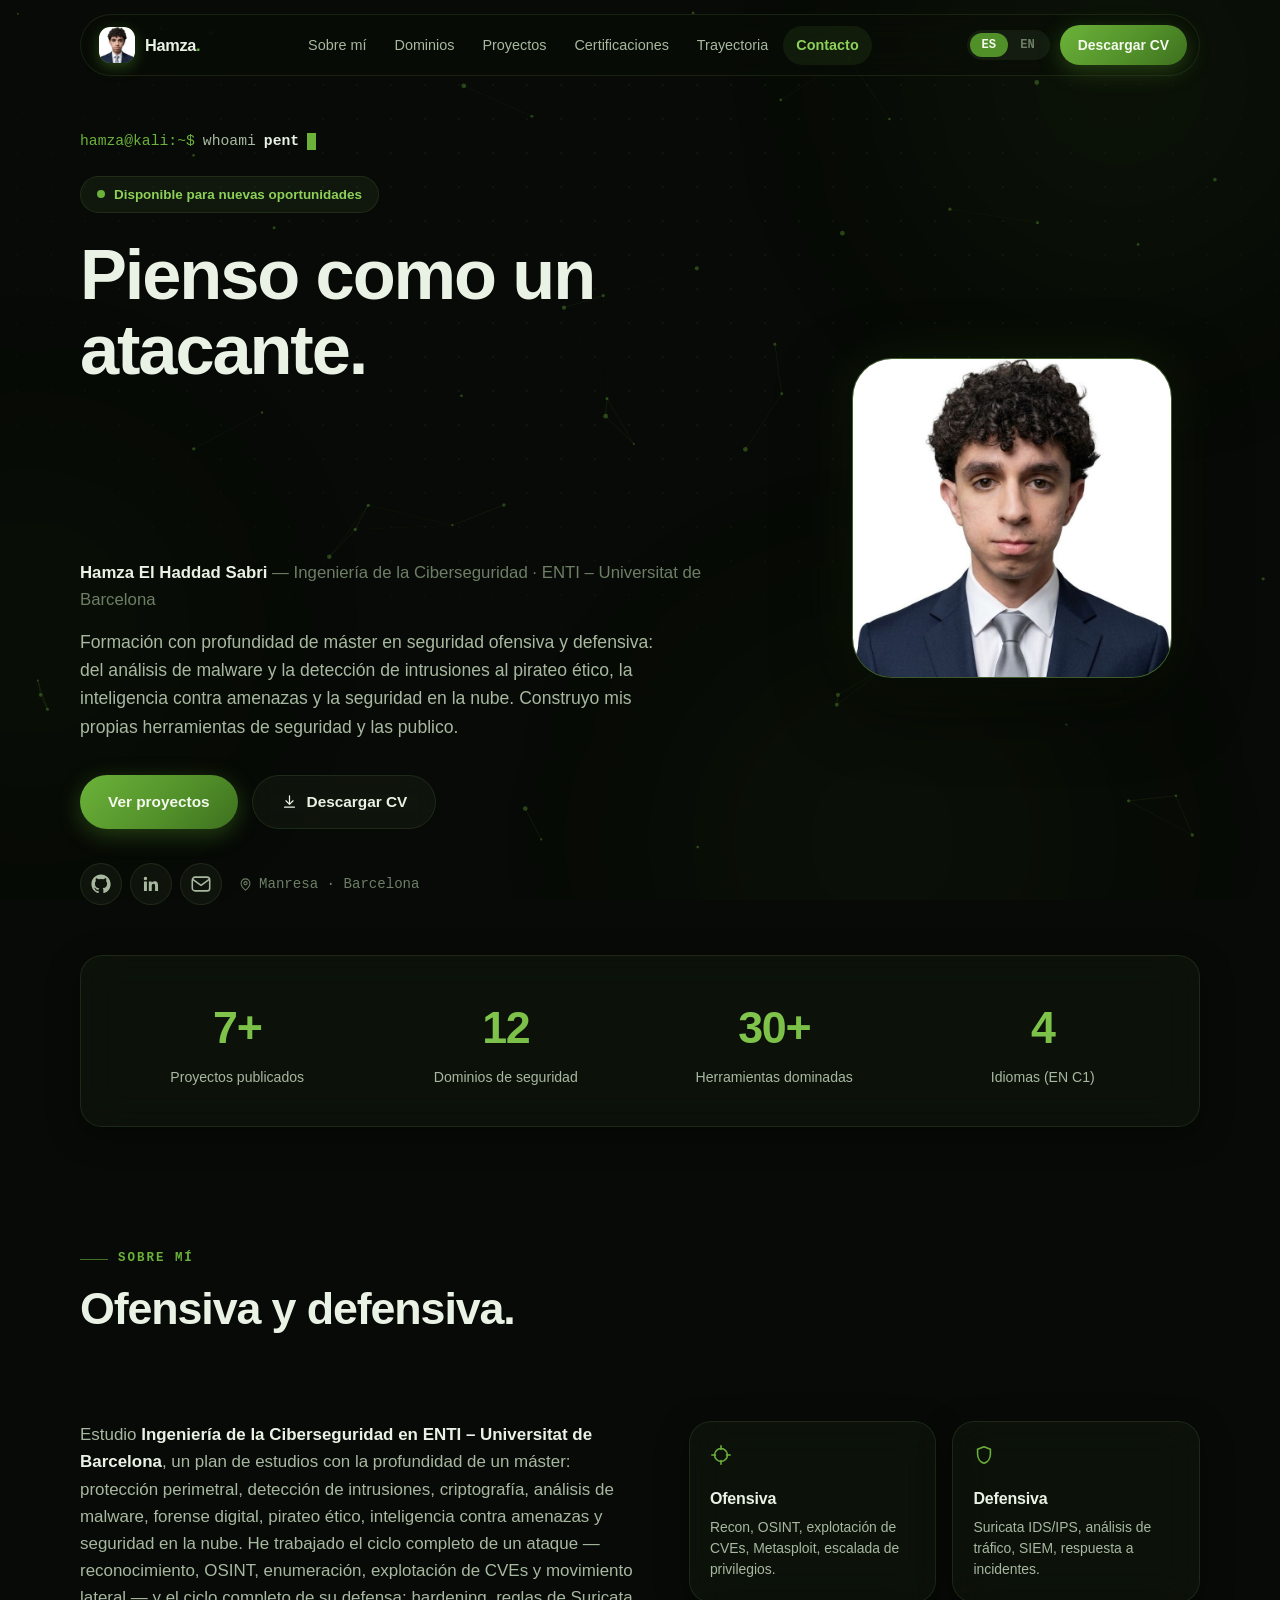
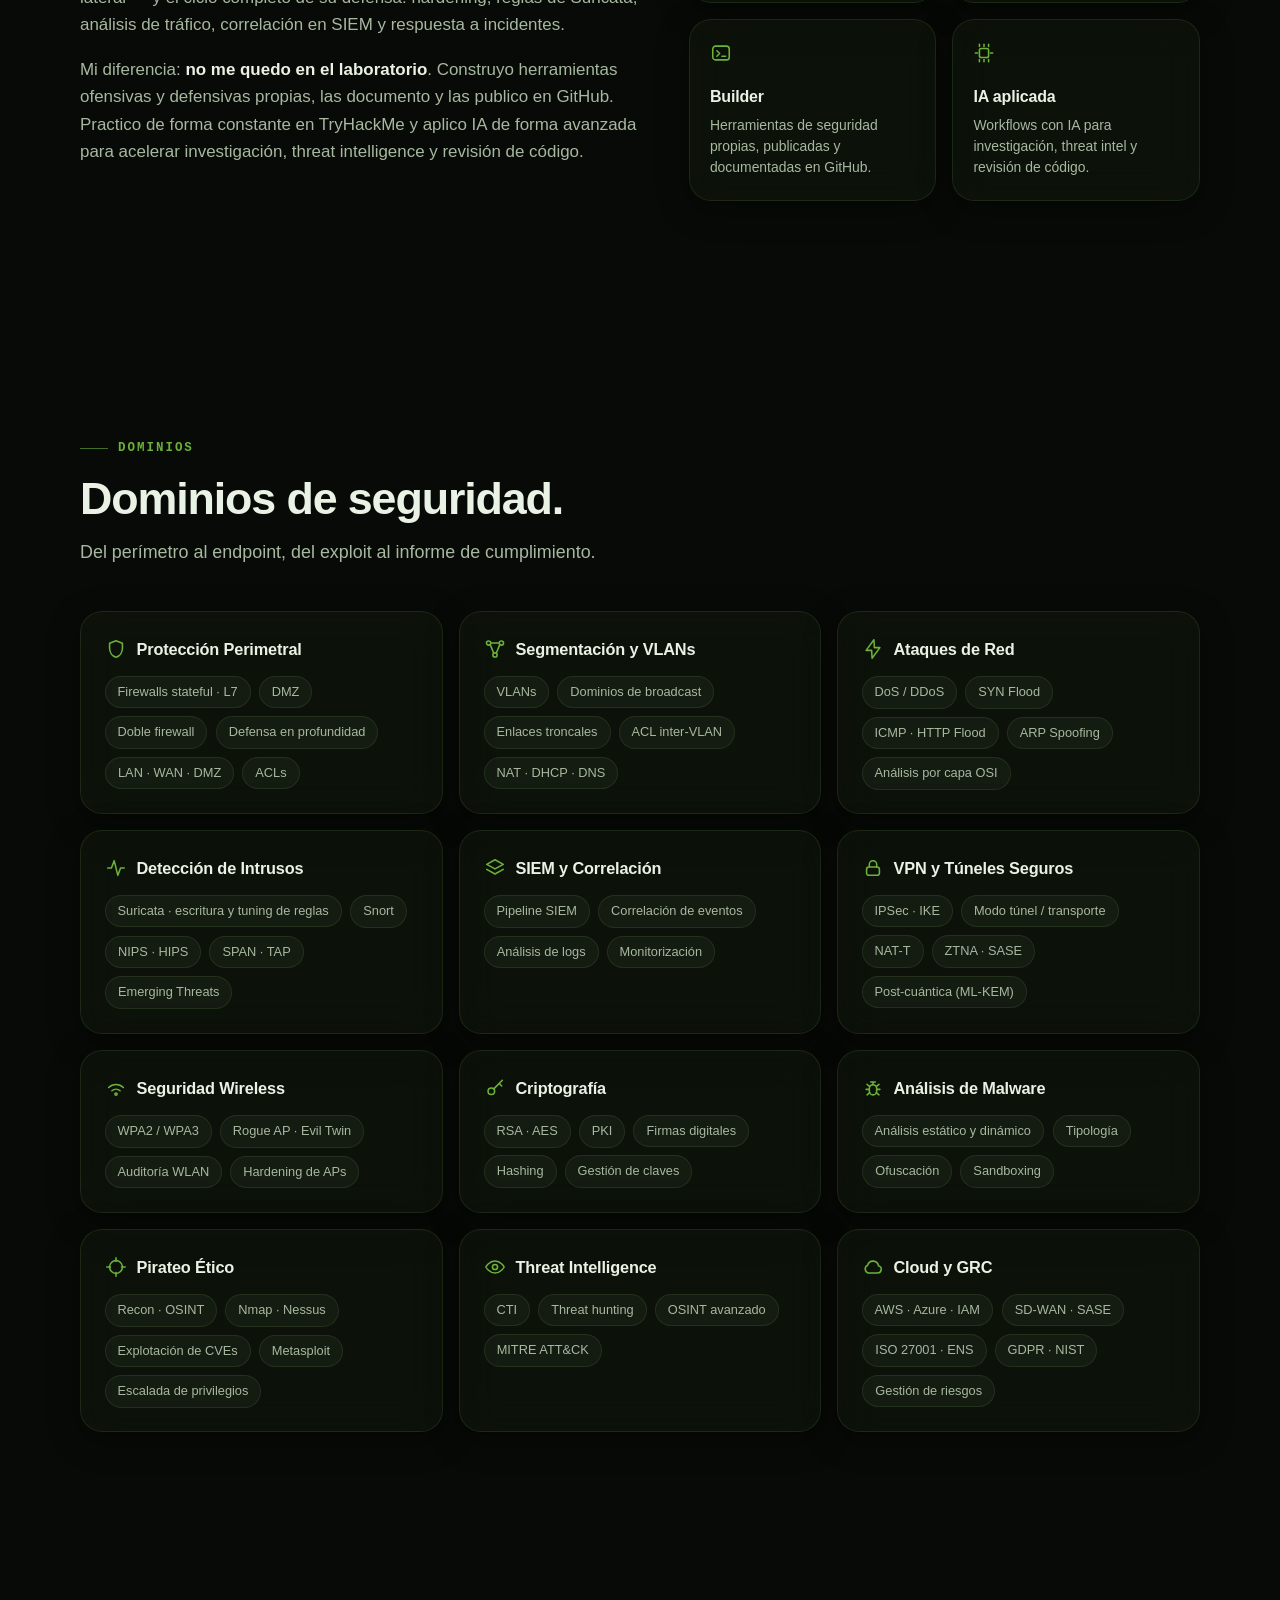
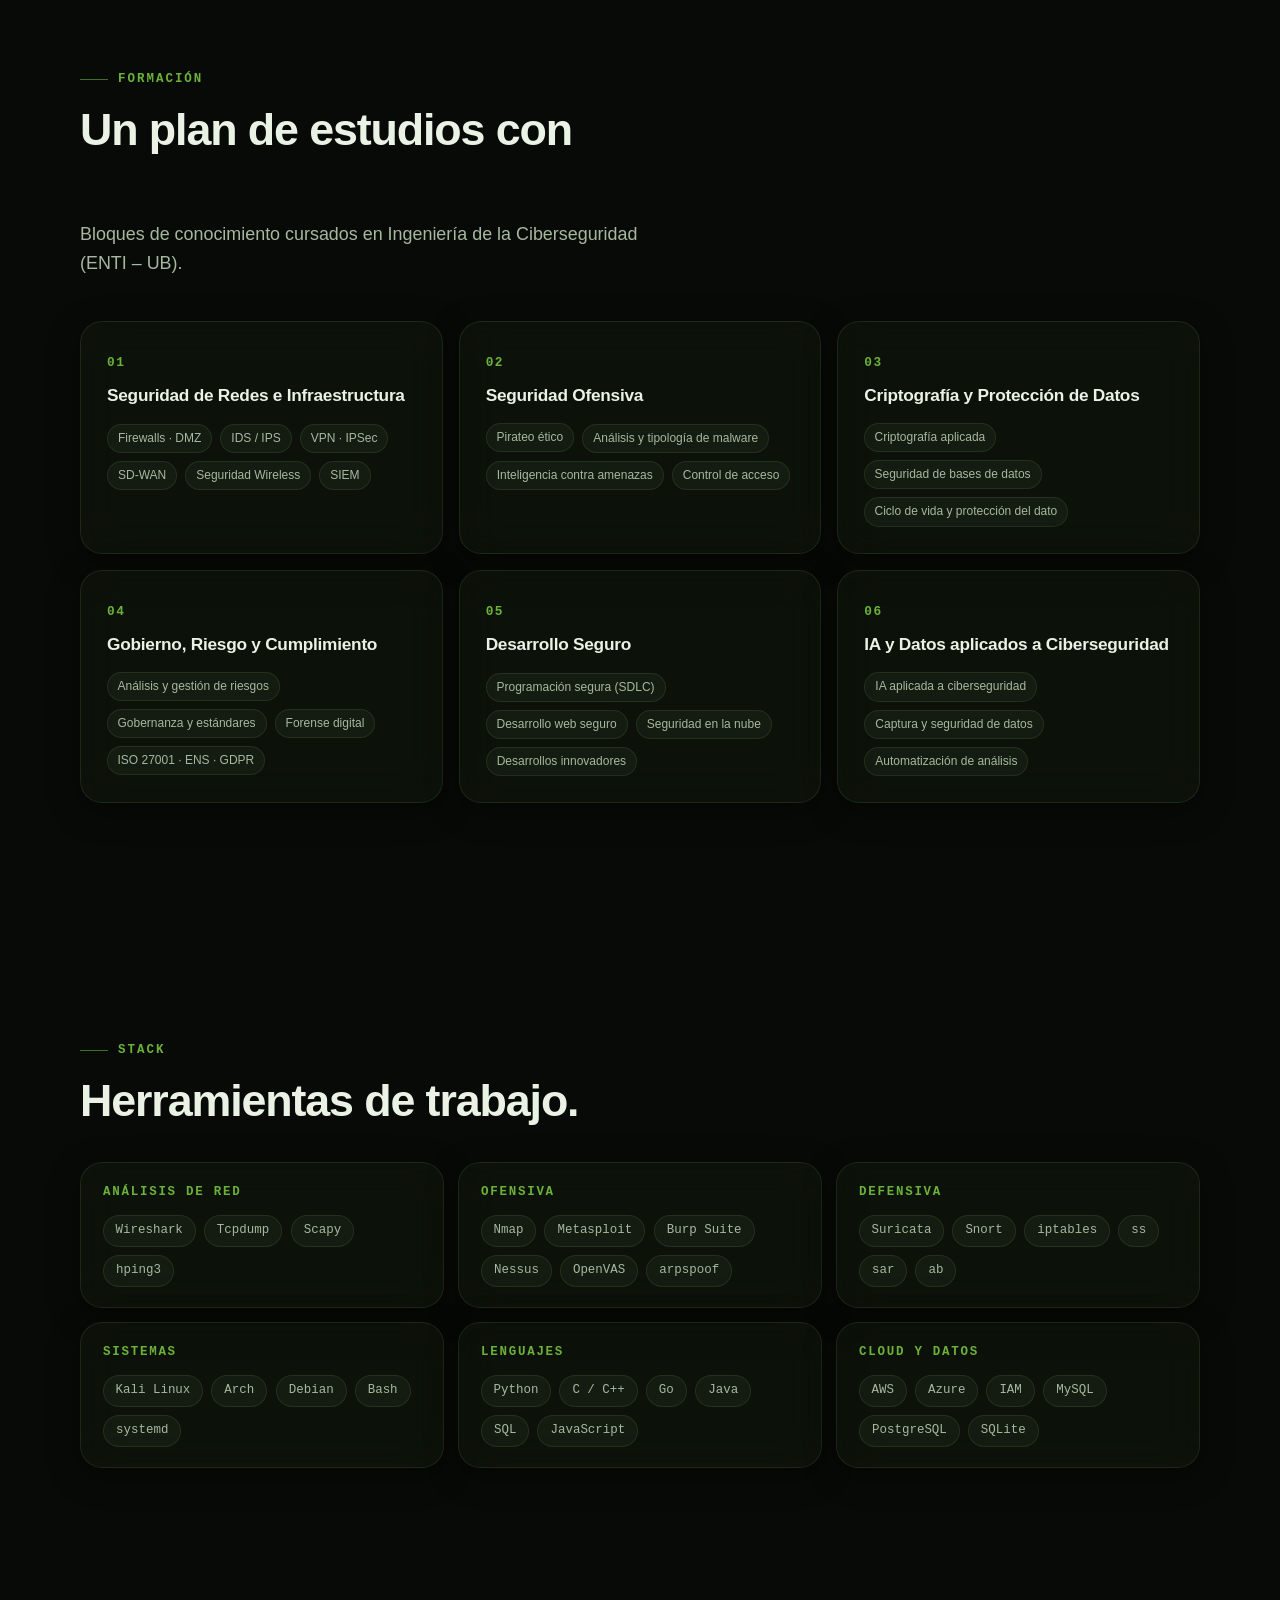
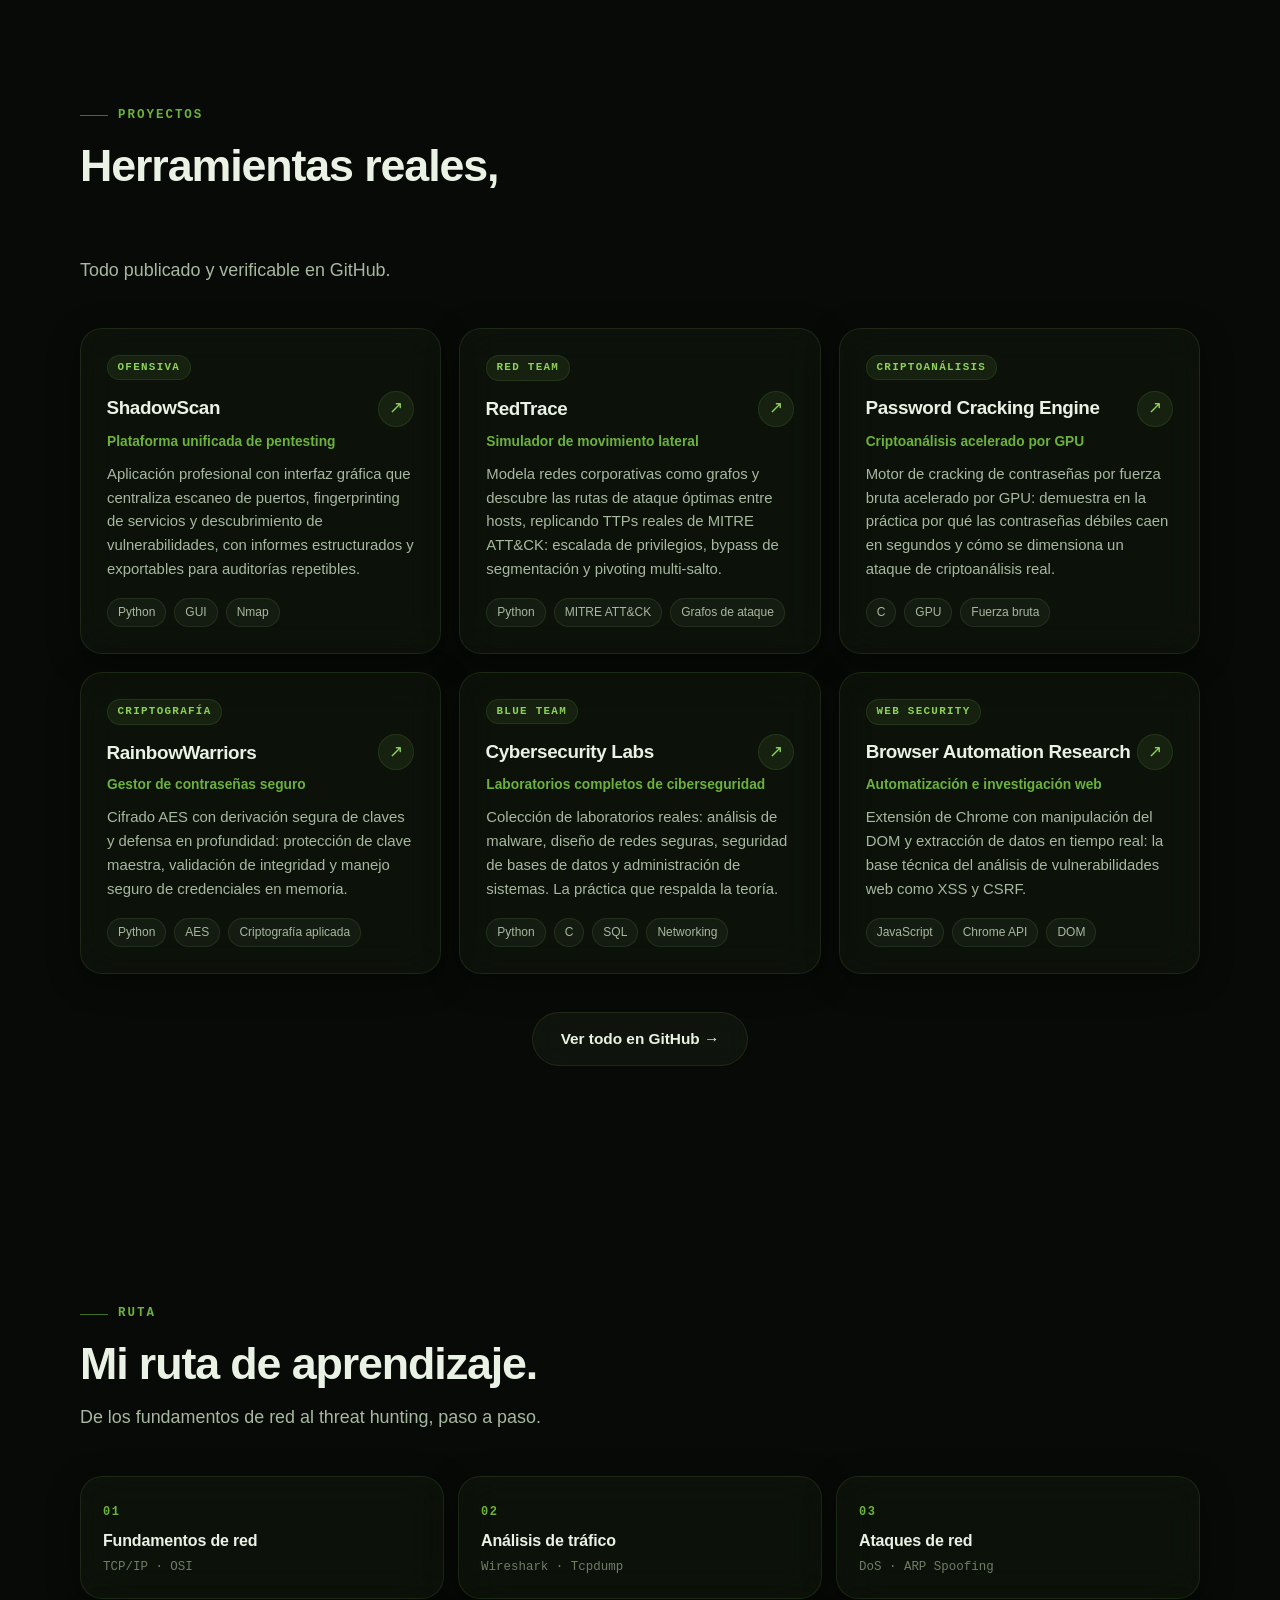
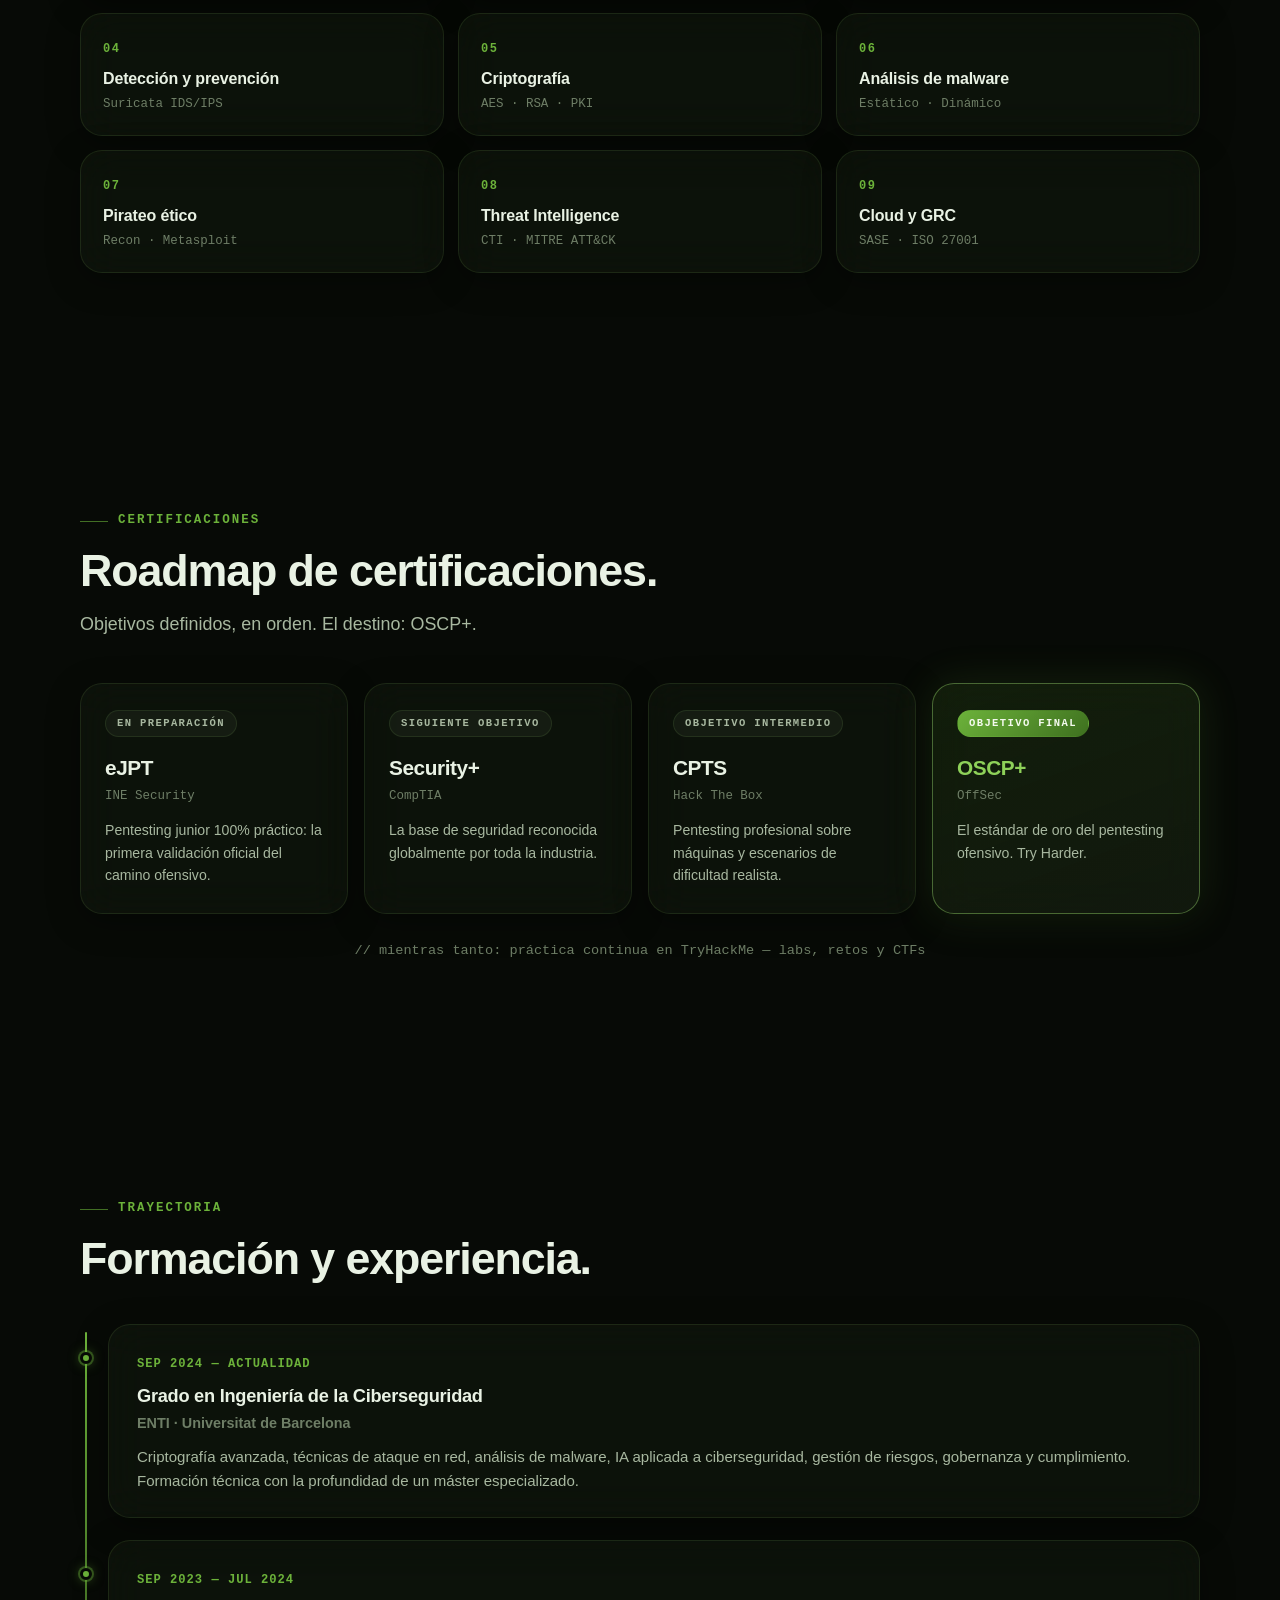
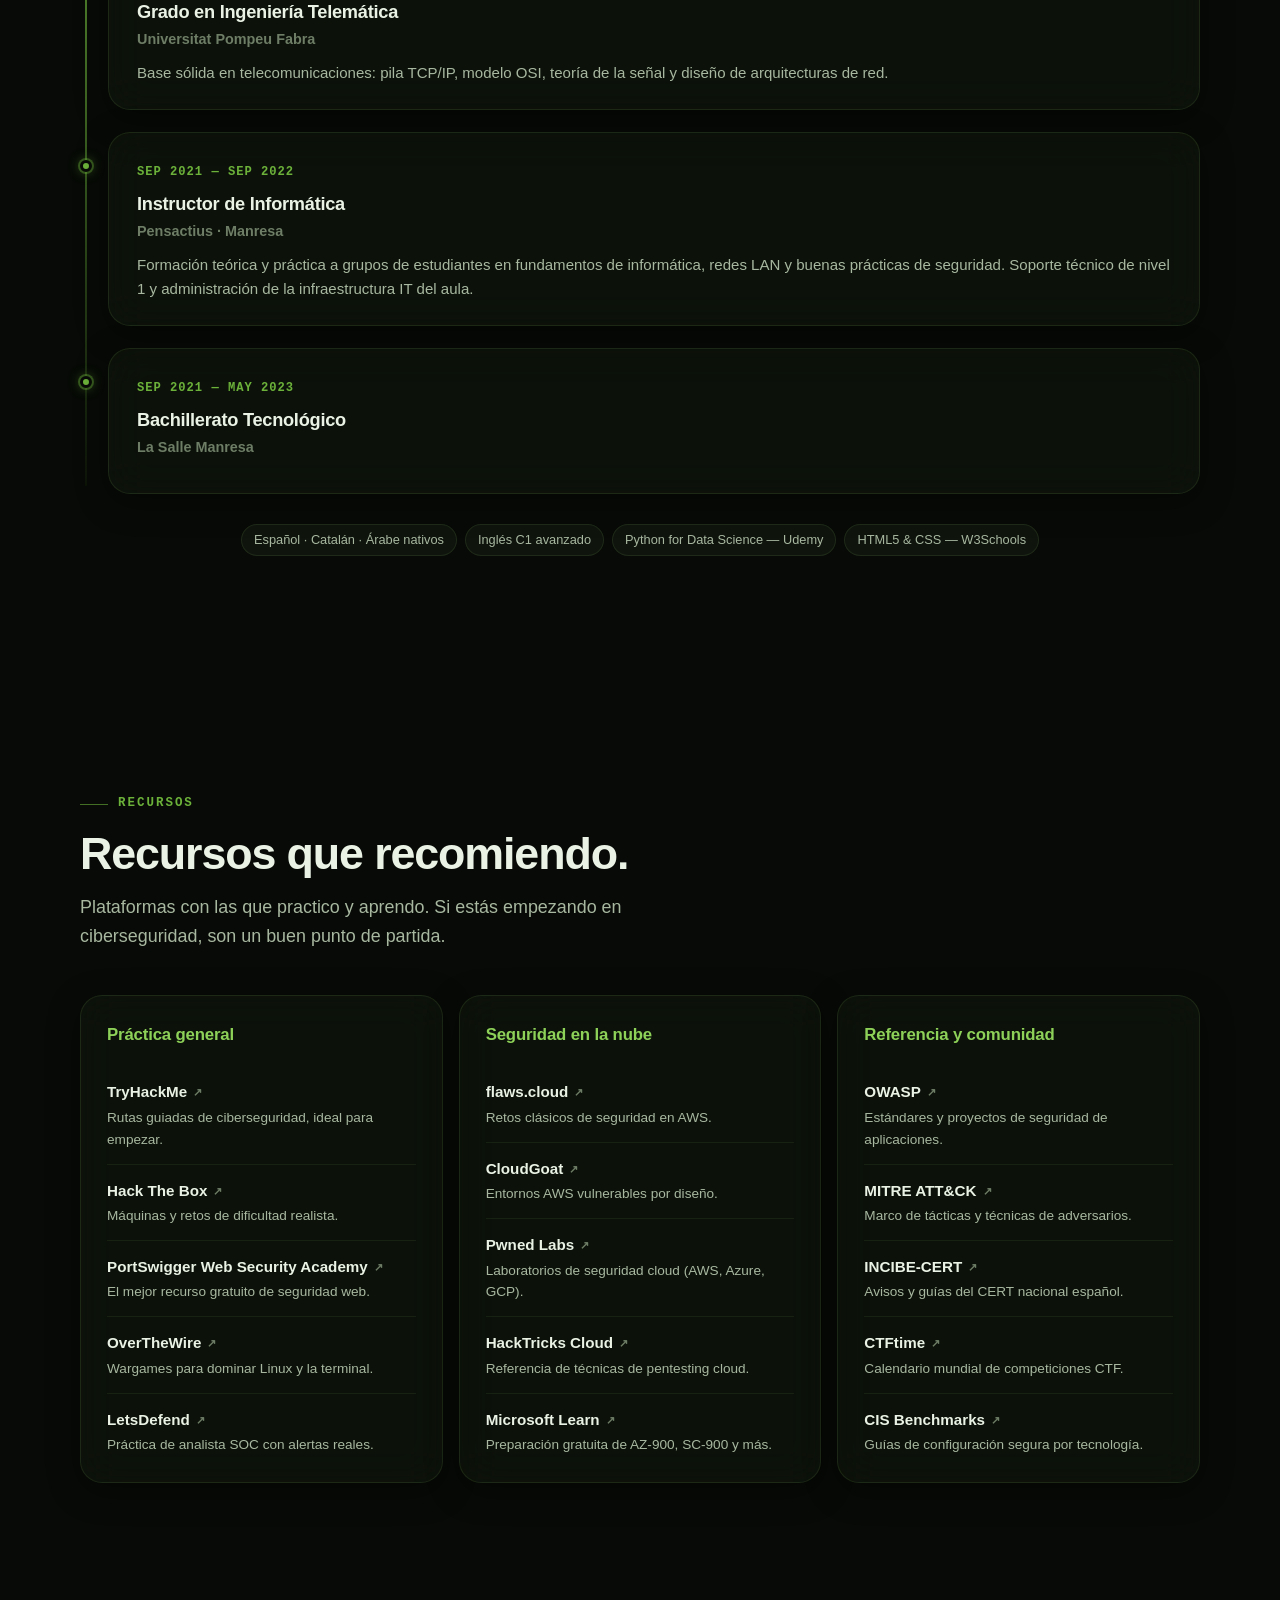
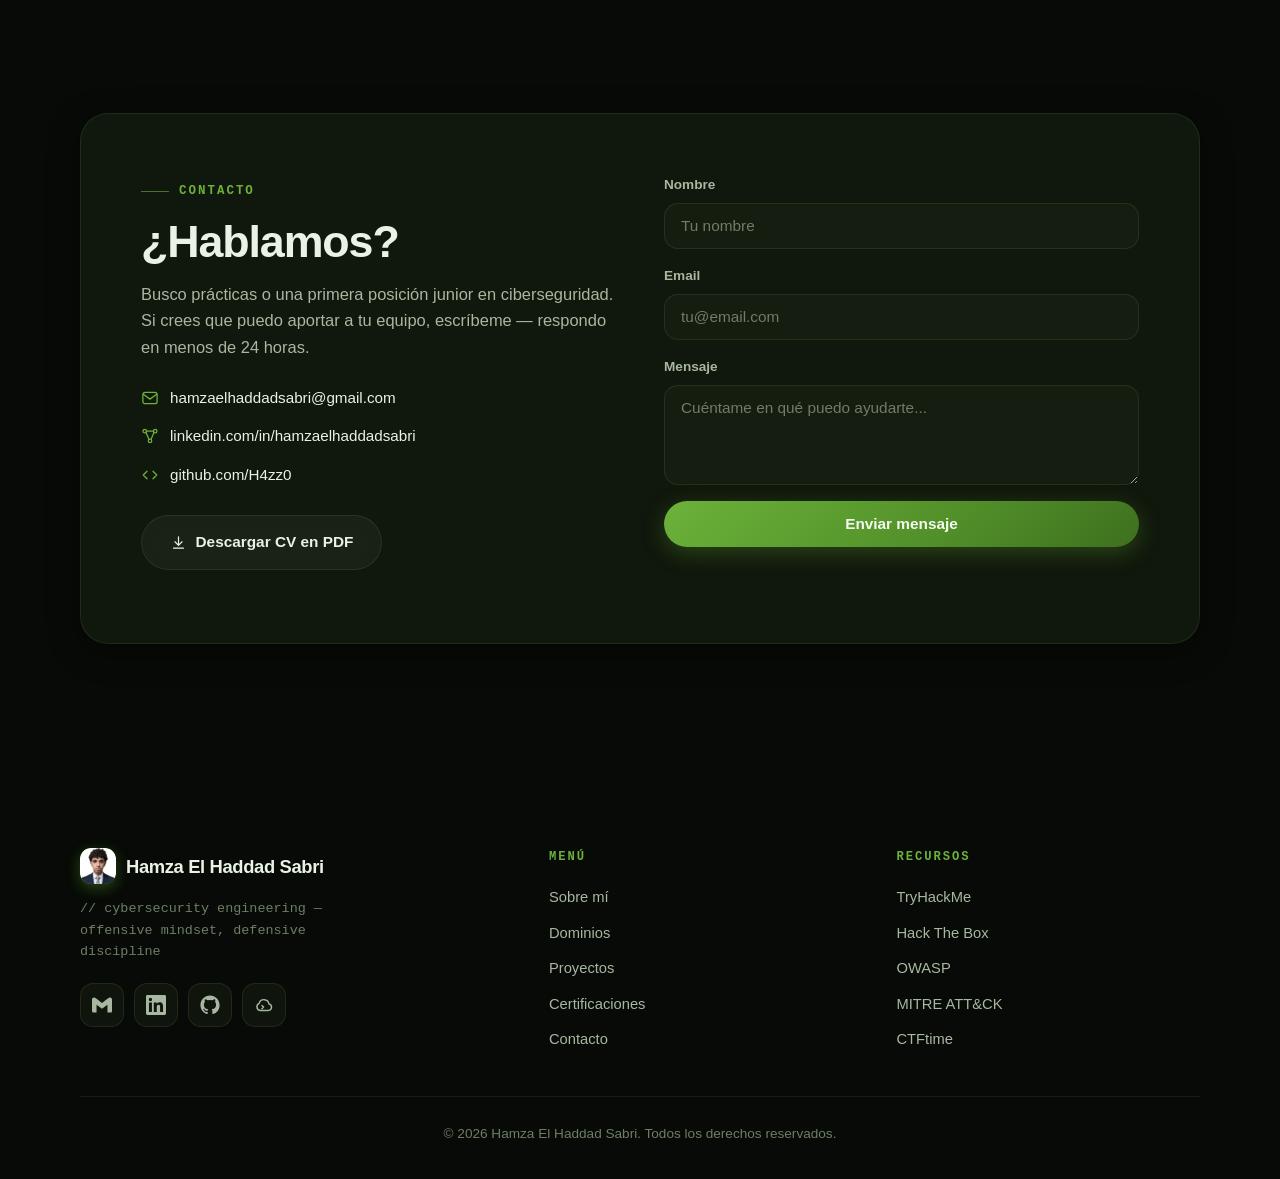
<file: index.html>
<!DOCTYPE html>
<html lang="es">
<head>
  <meta charset="UTF-8">
  <meta name="viewport" content="width=device-width, initial-scale=1.0">
  <title>Hamza El Haddad Sabri — Ciberseguridad | Pentesting · Blue Team · Threat Intel</title>
  <meta name="description" content="Portafolio de Hamza El Haddad Sabri, ingeniero de ciberseguridad en formación: pirateo ético, detección de intrusiones, análisis de malware, threat intelligence y seguridad en la nube. Creador de ShadowScan y RedTrace.">
  <meta name="author" content="Hamza El Haddad Sabri">
  <meta name="theme-color" content="#070a06">

  <!-- Open Graph -->
  <meta property="og:type" content="website">
  <meta property="og:title" content="Hamza El Haddad Sabri — Ciberseguridad">
  <meta property="og:description" content="Pirateo ético · Detección de intrusiones · Análisis de malware · Threat Intelligence. Creador de ShadowScan y RedTrace.">
  <meta property="og:locale" content="es_ES">
  <meta property="og:locale:alternate" content="en_US">

  <link rel="icon" href="data:image/svg+xml,%3Csvg xmlns='http://www.w3.org/2000/svg' viewBox='0 0 64 64'%3E%3Crect width='64' height='64' rx='16' fill='%23518F29'/%3E%3Ctext x='32' y='43' font-family='-apple-system,Segoe UI,sans-serif' font-size='32' font-weight='700' fill='white' text-anchor='middle'%3EH%3C/text%3E%3C/svg%3E">
  <link rel="stylesheet" href="styles.css">

  <script type="application/ld+json">
  {
    "@context": "https://schema.org",
    "@type": "Person",
    "name": "Hamza El Haddad Sabri",
    "jobTitle": "Cybersecurity Engineering Student",
    "email": "mailto:hamzaelhaddadsabri@gmail.com",
    "address": { "@type": "PostalAddress", "addressLocality": "Manresa", "addressRegion": "Barcelona", "addressCountry": "ES" },
    "alumniOf": [
      { "@type": "CollegeOrUniversity", "name": "ENTI - Universitat de Barcelona" },
      { "@type": "CollegeOrUniversity", "name": "Universitat Pompeu Fabra" }
    ],
    "knowsAbout": ["Cybersecurity", "Penetration Testing", "Intrusion Detection", "Malware Analysis", "Threat Intelligence", "Cryptography", "Cloud Security", "Digital Forensics", "Suricata", "Metasploit", "Wireshark", "Nmap"],
    "knowsLanguage": ["es", "ca", "ar", "en"],
    "sameAs": [
      "https://www.linkedin.com/in/hamzaelhaddadsabri",
      "https://github.com/H4zz0"
    ]
  }
  </script>
</head>
<body>

  <!-- Iconos SVG reutilizables -->
  <svg style="display:none" xmlns="http://www.w3.org/2000/svg">
    <symbol id="i-shield" viewBox="0 0 24 24"><path d="M12 3l7 2.8v5.4c0 4.6-3 8.6-7 9.8-4-1.2-7-5.2-7-9.8V5.8L12 3z"/></symbol>
    <symbol id="i-network" viewBox="0 0 24 24"><circle cx="5" cy="5.5" r="2.3"/><circle cx="19" cy="5.5" r="2.3"/><circle cx="12" cy="18.5" r="2.3"/><path d="M6.8 7.2l3.7 9.2M17.2 7.2l-3.7 9.2M7.3 5.5h9.4"/></symbol>
    <symbol id="i-zap" viewBox="0 0 24 24"><path d="M13 2L4.5 13.5h6L11 22l8.5-11.5h-6L13 2z"/></symbol>
    <symbol id="i-radar" viewBox="0 0 24 24"><path d="M3 12h4l3-8 4 16 3-8h4"/></symbol>
    <symbol id="i-layers" viewBox="0 0 24 24"><path d="M12 3l9 5-9 5-9-5 9-5z"/><path d="M3 13.5l9 5 9-5"/></symbol>
    <symbol id="i-lock" viewBox="0 0 24 24"><rect x="5" y="11" width="14" height="9" rx="2.5"/><path d="M8 11V8a4 4 0 0 1 8 0v3"/></symbol>
    <symbol id="i-wifi" viewBox="0 0 24 24"><path d="M4 11.5a11.5 11.5 0 0 1 16 0"/><path d="M7.5 15a6.8 6.8 0 0 1 9 0"/><circle cx="12" cy="18.6" r="1.2"/></symbol>
    <symbol id="i-key" viewBox="0 0 24 24"><circle cx="8" cy="15.5" r="3.6"/><path d="M10.7 13L20 3.5M16.5 7l2.8 2.8"/></symbol>
    <symbol id="i-bug" viewBox="0 0 24 24"><rect x="8" y="8.5" width="8" height="11" rx="4"/><path d="M12 8.5V5.5M9.5 5.5h5M4.5 13.5h3.5M16 13.5h3.5M5.5 19.5l3-2.4M18.5 19.5l-3-2.4M5.5 8l3 2.4M18.5 8l-3 2.4"/></symbol>
    <symbol id="i-crosshair" viewBox="0 0 24 24"><circle cx="12" cy="12" r="7"/><path d="M12 2v4M12 18v4M2 12h4M18 12h4"/></symbol>
    <symbol id="i-eye" viewBox="0 0 24 24"><path d="M2 12s3.5-6.5 10-6.5S22 12 22 12s-3.5 6.5-10 6.5S2 12 2 12z"/><circle cx="12" cy="12" r="2.8"/></symbol>
    <symbol id="i-cloud" viewBox="0 0 24 24"><path d="M7 18.5h10a4 4 0 0 0 .9-7.9 6 6 0 0 0-11.7-.6A4.5 4.5 0 0 0 7 18.5z"/></symbol>
    <symbol id="i-scale" viewBox="0 0 24 24"><path d="M12 3.5v17M8 20.5h8M5 7h14"/><path d="M5 7l-3 6.5a3.2 3.2 0 0 0 6 0L5 7zM19 7l-3 6.5a3.2 3.2 0 0 0 6 0L19 7z"/></symbol>
    <symbol id="i-terminal" viewBox="0 0 24 24"><rect x="3" y="4.5" width="18" height="15" rx="3"/><path d="M7.5 9.5l3 3-3 3M13 15.5h4"/></symbol>
    <symbol id="i-chip" viewBox="0 0 24 24"><rect x="7" y="7" width="10" height="10" rx="2"/><path d="M12 2.5v2.5M12 19v2.5M2.5 12H5M19 12h2.5M7 2.5V5M17 2.5V5M7 19v2.5M17 19v2.5"/></symbol>
    <symbol id="i-mail" viewBox="0 0 24 24"><rect x="2.5" y="4.5" width="19" height="15" rx="3"/><path d="m3 7 9 6.5L21 7"/></symbol>
    <symbol id="i-pin" viewBox="0 0 24 24"><path d="M12 21s7-5.1 7-11a7 7 0 1 0-14 0c0 5.9 7 11 7 11z"/><circle cx="12" cy="10" r="2.6"/></symbol>
    <symbol id="i-download" viewBox="0 0 24 24"><path d="M12 4v11M7 11l5 5 5-5M5 20h14"/></symbol>
    <symbol id="i-code" viewBox="0 0 24 24"><path d="M8 7l-5 5 5 5M16 7l5 5-5 5"/></symbol>
    <symbol id="i-cap" viewBox="0 0 24 24"><path d="M12 4L2 8.5 12 13l10-4.5L12 4z"/><path d="M6 11v4.2c0 1.8 12 1.8 12 0V11"/></symbol>
    <symbol id="i-flag" viewBox="0 0 24 24"><path d="M5 21V4"/><path d="M5 4h13l-2.5 4L18 12H5"/></symbol>
  </svg>

  <!-- Fondo animado -->
  <canvas id="netCanvas" aria-hidden="true"></canvas>
  <div class="bg-orbs" aria-hidden="true">
    <div class="orb orb-1"></div>
    <div class="orb orb-2"></div>
    <div class="orb orb-3"></div>
  </div>
  <div class="bg-grid" aria-hidden="true"></div>

  <!-- ===== NAVBAR ===== -->
  <header class="nav-wrap">
    <nav class="nav" aria-label="Principal">
      <a class="nav-logo" href="#inicio" aria-label="Inicio">
        <span class="logo-mark">
          <img class="logo-photo" src="assets/foto.jpg" alt="" onerror="this.style.opacity='0'">
          <span aria-hidden="true">H</span>
        </span>
        <span class="logo-name">Hamza<span class="logo-dot">.</span></span>
      </a>

      <ul class="nav-links" id="navLinks">
        <li><a href="#sobre-mi" data-i18n="nav_about">Sobre mí</a></li>
        <li><a href="#dominios" data-i18n="nav_domains">Dominios</a></li>
        <li><a href="#proyectos" data-i18n="nav_projects">Proyectos</a></li>
        <li><a href="#certificaciones" data-i18n="nav_certs">Certificaciones</a></li>
        <li><a href="#trayectoria" data-i18n="nav_journey">Trayectoria</a></li>
        <li><a href="#contacto" data-i18n="nav_contact">Contacto</a></li>
      </ul>

      <div class="nav-actions">
        <div class="lang-toggle" role="group" aria-label="Idioma">
          <button id="langEs" class="lang-btn active" type="button">ES</button>
          <button id="langEn" class="lang-btn" type="button">EN</button>
        </div>
        <a class="btn btn-primary btn-sm nav-cv" href="assets/CV_Hamza_El_Haddad_Sabri.pdf" download data-i18n="nav_cv">Descargar CV</a>
        <button class="menu-btn" id="menuBtn" type="button" aria-label="Menú" aria-expanded="false">
          <span></span><span></span>
        </button>
      </div>
    </nav>
  </header>

  <main id="inicio">

    <!-- ===== HERO ===== -->
    <section class="hero container">
      <div class="hero-text">
        <p class="terminal-line reveal">
          <span class="t-prompt">hamza@kali:~$</span> whoami
          <span class="t-out" id="typed"></span><span class="caret" aria-hidden="true"></span>
        </p>
        <span class="badge reveal">
          <span class="badge-dot"></span>
          <span data-i18n="hero_badge">Disponible para nuevas oportunidades</span>
        </span>
        <h1 class="t-anim" id="heroTitle" data-i18n="hero_title">Pienso como un atacante.<br><span class="grad">Defiendo como un ingeniero.</span></h1>
        <p class="hero-name reveal">Hamza El Haddad Sabri <span data-i18n="hero_name_sub">— Ingeniería de la Ciberseguridad · ENTI – Universitat de Barcelona</span></p>
        <p class="hero-lead reveal" data-i18n="hero_lead">
          Formación con profundidad de máster en seguridad ofensiva y defensiva: del análisis de malware
          y la detección de intrusiones al pirateo ético, la inteligencia contra amenazas y la seguridad
          en la nube. Construyo mis propias herramientas de seguridad y las publico.
        </p>
        <div class="hero-cta reveal">
          <a class="btn btn-primary" href="#proyectos" data-i18n="hero_cta1">Ver proyectos</a>
          <a class="btn btn-ghost" href="assets/CV_Hamza_El_Haddad_Sabri.pdf" download>
            <svg class="ic"><use href="#i-download"/></svg>
            <span data-i18n="hero_cta2">Descargar CV</span>
          </a>
        </div>
        <div class="hero-social reveal">
          <a href="https://github.com/H4zz0" target="_blank" rel="noopener" aria-label="GitHub">
            <svg viewBox="0 0 24 24" width="20" height="20" fill="currentColor"><path d="M12 .5C5.65.5.5 5.65.5 12c0 5.08 3.29 9.39 7.86 10.91.58.11.79-.25.79-.55v-2.17c-3.2.7-3.87-1.36-3.87-1.36-.52-1.33-1.28-1.68-1.28-1.68-1.04-.71.08-.7.08-.7 1.15.08 1.76 1.18 1.76 1.18 1.03 1.76 2.69 1.25 3.34.96.1-.74.4-1.25.73-1.54-2.55-.29-5.23-1.28-5.23-5.68 0-1.26.45-2.28 1.18-3.09-.12-.29-.51-1.46.11-3.04 0 0 .96-.31 3.15 1.18a10.9 10.9 0 0 1 5.74 0c2.19-1.49 3.15-1.18 3.15-1.18.62 1.58.23 2.75.11 3.04.73.81 1.18 1.83 1.18 3.09 0 4.41-2.69 5.38-5.25 5.67.41.36.78 1.06.78 2.14v3.17c0 .31.21.67.8.55A10.52 10.52 0 0 0 23.5 12C23.5 5.65 18.35.5 12 .5Z"/></svg>
          </a>
          <a href="https://www.linkedin.com/in/hamzaelhaddadsabri" target="_blank" rel="noopener" aria-label="LinkedIn">
            <svg viewBox="0 0 24 24" width="20" height="20" fill="currentColor"><path d="M20.45 20.45h-3.55v-5.57c0-1.33-.03-3.04-1.85-3.04-1.85 0-2.14 1.45-2.14 2.94v5.67H9.36V9h3.41v1.56h.05c.48-.9 1.64-1.85 3.37-1.85 3.6 0 4.27 2.37 4.27 5.46v6.28ZM5.34 7.43a2.06 2.06 0 1 1 0-4.12 2.06 2.06 0 0 1 0 4.12ZM7.12 20.45H3.56V9h3.56v11.45Z"/></svg>
          </a>
          <a href="mailto:hamzaelhaddadsabri@gmail.com" aria-label="Email">
            <svg class="ic" style="stroke:currentColor"><use href="#i-mail"/></svg>
          </a>
          <span class="hero-location">
            <svg class="ic"><use href="#i-pin"/></svg>
            Manresa · Barcelona
          </span>
        </div>
      </div>

      <div class="hero-visual reveal">
        <div class="hero-photo" id="heroPhoto">
          <img src="assets/foto.jpg" alt="Hamza El Haddad Sabri" onerror="this.parentElement.classList.add('no-photo'); this.remove();">
          <span class="photo-fallback" aria-hidden="true">H</span>
        </div>
      </div>
    </section>

    <!-- ===== STATS ===== -->
    <section class="container">
      <div class="stats glass reveal" id="statsBox">
        <div class="stat">
          <span class="stat-num"><span class="count" data-n="7">0</span>+</span>
          <span class="stat-label" data-i18n="stat1">Proyectos publicados</span>
        </div>
        <div class="stat">
          <span class="stat-num"><span class="count" data-n="12">0</span></span>
          <span class="stat-label" data-i18n="stat2">Dominios de seguridad</span>
        </div>
        <div class="stat">
          <span class="stat-num"><span class="count" data-n="30">0</span>+</span>
          <span class="stat-label" data-i18n="stat3">Herramientas dominadas</span>
        </div>
        <div class="stat">
          <span class="stat-num"><span class="count" data-n="4">0</span></span>
          <span class="stat-label" data-i18n="stat4">Idiomas (EN C1)</span>
        </div>
      </div>
    </section>

    <!-- ===== SOBRE MÍ ===== -->
    <section id="sobre-mi" class="container section">
      <p class="eyebrow reveal" data-i18n="about_eyebrow">Sobre mí</p>
      <h2 class="t-anim" data-i18n="about_title">Ofensiva y defensiva.<br><span class="grad">Teoría y herramientas reales.</span></h2>
      <div class="about-grid">
        <div class="about-text reveal">
          <p data-i18n="about_p1">
            Estudio <strong>Ingeniería de la Ciberseguridad en ENTI – Universitat de Barcelona</strong>, un plan
            de estudios con la profundidad de un máster: protección perimetral, detección de intrusiones,
            criptografía, análisis de malware, forense digital, pirateo ético, inteligencia contra amenazas
            y seguridad en la nube. He trabajado el ciclo completo de un ataque — reconocimiento, OSINT,
            enumeración, explotación de CVEs y movimiento lateral — y el ciclo completo de su defensa:
            hardening, reglas de Suricata, análisis de tráfico, correlación en SIEM y respuesta a incidentes.
          </p>
          <p data-i18n="about_p2">
            Mi diferencia: <strong>no me quedo en el laboratorio</strong>. Construyo herramientas ofensivas
            y defensivas propias, las documento y las publico en GitHub. Practico de forma constante en
            TryHackMe y aplico IA de forma avanzada para acelerar investigación, threat intelligence y
            revisión de código.
          </p>
        </div>
        <div class="about-cards">
          <div class="mini-card glass reveal">
            <svg class="ic"><use href="#i-crosshair"/></svg>
            <h3 data-i18n="ac1_t">Ofensiva</h3>
            <p data-i18n="ac1_d">Recon, OSINT, explotación de CVEs, Metasploit, escalada de privilegios.</p>
          </div>
          <div class="mini-card glass reveal">
            <svg class="ic"><use href="#i-shield"/></svg>
            <h3 data-i18n="ac2_t">Defensiva</h3>
            <p data-i18n="ac2_d">Suricata IDS/IPS, análisis de tráfico, SIEM, respuesta a incidentes.</p>
          </div>
          <div class="mini-card glass reveal">
            <svg class="ic"><use href="#i-terminal"/></svg>
            <h3 data-i18n="ac3_t">Builder</h3>
            <p data-i18n="ac3_d">Herramientas de seguridad propias, publicadas y documentadas en GitHub.</p>
          </div>
          <div class="mini-card glass reveal">
            <svg class="ic"><use href="#i-chip"/></svg>
            <h3 data-i18n="ac4_t">IA aplicada</h3>
            <p data-i18n="ac4_d">Workflows con IA para investigación, threat intel y revisión de código.</p>
          </div>
        </div>
      </div>
    </section>

    <!-- ===== DOMINIOS ===== -->
    <section id="dominios" class="container section">
      <p class="eyebrow reveal" data-i18n="dom_eyebrow">Dominios</p>
      <h2 class="t-anim" data-i18n="dom_title">Dominios de seguridad.</h2>
      <p class="section-lead reveal" data-i18n="dom_lead">Del perímetro al endpoint, del exploit al informe de cumplimiento.</p>

      <div class="skills-grid">
        <div class="skill-card glass reveal">
          <h3><svg class="ic"><use href="#i-shield"/></svg><span data-i18n="d1">Protección Perimetral</span></h3>
          <div class="chips">
            <span>Firewalls stateful · L7</span><span>DMZ</span><span data-i18n="d1_c1">Doble firewall</span>
            <span data-i18n="d1_c2">Defensa en profundidad</span><span>LAN · WAN · DMZ</span><span>ACLs</span>
          </div>
        </div>
        <div class="skill-card glass reveal">
          <h3><svg class="ic"><use href="#i-network"/></svg><span data-i18n="d2">Segmentación y VLANs</span></h3>
          <div class="chips">
            <span>VLANs</span><span data-i18n="d2_c1">Dominios de broadcast</span><span data-i18n="d2_c2">Enlaces troncales</span>
            <span>ACL inter-VLAN</span><span>NAT · DHCP · DNS</span>
          </div>
        </div>
        <div class="skill-card glass reveal">
          <h3><svg class="ic"><use href="#i-zap"/></svg><span data-i18n="d3">Ataques de Red</span></h3>
          <div class="chips">
            <span>DoS / DDoS</span><span>SYN Flood</span><span>ICMP · HTTP Flood</span>
            <span>ARP Spoofing</span><span data-i18n="d3_c1">Análisis por capa OSI</span>
          </div>
        </div>
        <div class="skill-card glass reveal">
          <h3><svg class="ic"><use href="#i-radar"/></svg><span data-i18n="d4">Detección de Intrusos</span></h3>
          <div class="chips">
            <span data-i18n="d4_c1">Suricata · escritura y tuning de reglas</span><span>Snort</span>
            <span>NIPS · HIPS</span><span>SPAN · TAP</span><span>Emerging Threats</span>
          </div>
        </div>
        <div class="skill-card glass reveal">
          <h3><svg class="ic"><use href="#i-layers"/></svg><span data-i18n="d5">SIEM y Correlación</span></h3>
          <div class="chips">
            <span data-i18n="d5_c1">Pipeline SIEM</span><span data-i18n="d5_c2">Correlación de eventos</span>
            <span data-i18n="d5_c3">Análisis de logs</span><span data-i18n="d5_c4">Monitorización</span>
          </div>
        </div>
        <div class="skill-card glass reveal">
          <h3><svg class="ic"><use href="#i-lock"/></svg><span data-i18n="d6">VPN y Túneles Seguros</span></h3>
          <div class="chips">
            <span>IPSec · IKE</span><span data-i18n="d6_c1">Modo túnel / transporte</span><span>NAT-T</span>
            <span>ZTNA · SASE</span><span data-i18n="d6_c2">Post-cuántica (ML-KEM)</span>
          </div>
        </div>
        <div class="skill-card glass reveal">
          <h3><svg class="ic"><use href="#i-wifi"/></svg><span data-i18n="d7">Seguridad Wireless</span></h3>
          <div class="chips">
            <span>WPA2 / WPA3</span><span>Rogue AP · Evil Twin</span>
            <span data-i18n="d7_c1">Auditoría WLAN</span><span data-i18n="d7_c2">Hardening de APs</span>
          </div>
        </div>
        <div class="skill-card glass reveal">
          <h3><svg class="ic"><use href="#i-key"/></svg><span data-i18n="d8">Criptografía</span></h3>
          <div class="chips">
            <span>RSA · AES</span><span>PKI</span><span data-i18n="d8_c1">Firmas digitales</span>
            <span>Hashing</span><span data-i18n="d8_c2">Gestión de claves</span>
          </div>
        </div>
        <div class="skill-card glass reveal">
          <h3><svg class="ic"><use href="#i-bug"/></svg><span data-i18n="d9">Análisis de Malware</span></h3>
          <div class="chips">
            <span data-i18n="d9_c1">Análisis estático y dinámico</span><span data-i18n="d9_c2">Tipología</span>
            <span data-i18n="d9_c3">Ofuscación</span><span>Sandboxing</span>
          </div>
        </div>
        <div class="skill-card glass reveal">
          <h3><svg class="ic"><use href="#i-crosshair"/></svg><span data-i18n="d10">Pirateo Ético</span></h3>
          <div class="chips">
            <span>Recon · OSINT</span><span>Nmap · Nessus</span><span data-i18n="d10_c1">Explotación de CVEs</span>
            <span>Metasploit</span><span data-i18n="d10_c2">Escalada de privilegios</span>
          </div>
        </div>
        <div class="skill-card glass reveal">
          <h3><svg class="ic"><use href="#i-eye"/></svg><span data-i18n="d11">Threat Intelligence</span></h3>
          <div class="chips">
            <span>CTI</span><span>Threat hunting</span><span data-i18n="d11_c1">OSINT avanzado</span>
            <span>MITRE ATT&amp;CK</span>
          </div>
        </div>
        <div class="skill-card glass reveal">
          <h3><svg class="ic"><use href="#i-cloud"/></svg><span data-i18n="d12">Cloud y GRC</span></h3>
          <div class="chips">
            <span>AWS · Azure · IAM</span><span>SD-WAN · SASE</span><span>ISO 27001 · ENS</span>
            <span>GDPR · NIST</span><span data-i18n="d12_c1">Gestión de riesgos</span>
          </div>
        </div>
      </div>
    </section>

    <!-- ===== FORMACIÓN (plan docente) ===== -->
    <section id="formacion" class="container section">
      <p class="eyebrow reveal" data-i18n="edu_eyebrow">Formación</p>
      <h2 class="t-anim" data-i18n="edu_title">Un plan de estudios con<br><span class="grad">profundidad de máster.</span></h2>
      <p class="section-lead reveal" data-i18n="edu_lead">Bloques de conocimiento cursados en Ingeniería de la Ciberseguridad (ENTI – UB).</p>

      <div class="edu-grid">
        <div class="edu-card glass reveal">
          <span class="edu-num">01</span>
          <h3 data-i18n="e1">Seguridad de Redes e Infraestructura</h3>
          <div class="chips chips-sm">
            <span>Firewalls · DMZ</span><span>IDS / IPS</span><span>VPN · IPSec</span>
            <span>SD-WAN</span><span data-i18n="e1_c1">Seguridad Wireless</span><span>SIEM</span>
          </div>
        </div>
        <div class="edu-card glass reveal">
          <span class="edu-num">02</span>
          <h3 data-i18n="e2">Seguridad Ofensiva</h3>
          <div class="chips chips-sm">
            <span data-i18n="e2_c1">Pirateo ético</span><span data-i18n="e2_c2">Análisis y tipología de malware</span>
            <span data-i18n="e2_c3">Inteligencia contra amenazas</span><span data-i18n="e2_c4">Control de acceso</span>
          </div>
        </div>
        <div class="edu-card glass reveal">
          <span class="edu-num">03</span>
          <h3 data-i18n="e3">Criptografía y Protección de Datos</h3>
          <div class="chips chips-sm">
            <span data-i18n="e3_c1">Criptografía aplicada</span><span data-i18n="e3_c2">Seguridad de bases de datos</span>
            <span data-i18n="e3_c3">Ciclo de vida y protección del dato</span>
          </div>
        </div>
        <div class="edu-card glass reveal">
          <span class="edu-num">04</span>
          <h3 data-i18n="e4">Gobierno, Riesgo y Cumplimiento</h3>
          <div class="chips chips-sm">
            <span data-i18n="e4_c1">Análisis y gestión de riesgos</span><span data-i18n="e4_c2">Gobernanza y estándares</span>
            <span data-i18n="e4_c3">Forense digital</span><span>ISO 27001 · ENS · GDPR</span>
          </div>
        </div>
        <div class="edu-card glass reveal">
          <span class="edu-num">05</span>
          <h3 data-i18n="e5">Desarrollo Seguro</h3>
          <div class="chips chips-sm">
            <span data-i18n="e5_c1">Programación segura (SDLC)</span><span data-i18n="e5_c2">Desarrollo web seguro</span>
            <span data-i18n="e5_c3">Seguridad en la nube</span><span data-i18n="e5_c4">Desarrollos innovadores</span>
          </div>
        </div>
        <div class="edu-card glass reveal">
          <span class="edu-num">06</span>
          <h3 data-i18n="e6">IA y Datos aplicados a Ciberseguridad</h3>
          <div class="chips chips-sm">
            <span data-i18n="e6_c1">IA aplicada a ciberseguridad</span><span data-i18n="e6_c2">Captura y seguridad de datos</span>
            <span data-i18n="e6_c3">Automatización de análisis</span>
          </div>
        </div>
      </div>
    </section>

    <!-- ===== STACK ===== -->
    <section id="stack" class="container section">
      <p class="eyebrow reveal" data-i18n="st_eyebrow">Stack</p>
      <h2 class="t-anim" data-i18n="st_title">Herramientas de trabajo.</h2>

      <div class="stack-grid" style="margin-top:36px">
        <div class="stack-group glass reveal">
          <h3 data-i18n="stg1">Análisis de red</h3>
          <div class="chips chips-mono"><span>Wireshark</span><span>Tcpdump</span><span>Scapy</span><span>hping3</span></div>
        </div>
        <div class="stack-group glass reveal">
          <h3 data-i18n="stg2">Ofensiva</h3>
          <div class="chips chips-mono"><span>Nmap</span><span>Metasploit</span><span>Burp Suite</span><span>Nessus</span><span>OpenVAS</span><span>arpspoof</span></div>
        </div>
        <div class="stack-group glass reveal">
          <h3 data-i18n="stg3">Defensiva</h3>
          <div class="chips chips-mono"><span>Suricata</span><span>Snort</span><span>iptables</span><span>ss</span><span>sar</span><span>ab</span></div>
        </div>
        <div class="stack-group glass reveal">
          <h3 data-i18n="stg4">Sistemas</h3>
          <div class="chips chips-mono"><span>Kali Linux</span><span>Arch</span><span>Debian</span><span>Bash</span><span>systemd</span></div>
        </div>
        <div class="stack-group glass reveal">
          <h3 data-i18n="stg5">Lenguajes</h3>
          <div class="chips chips-mono"><span>Python</span><span>C / C++</span><span>Go</span><span>Java</span><span>SQL</span><span>JavaScript</span></div>
        </div>
        <div class="stack-group glass reveal">
          <h3 data-i18n="stg6">Cloud y datos</h3>
          <div class="chips chips-mono"><span>AWS</span><span>Azure</span><span>IAM</span><span>MySQL</span><span>PostgreSQL</span><span>SQLite</span></div>
        </div>
      </div>
    </section>

    <!-- ===== PROYECTOS ===== -->
    <section id="proyectos" class="container section">
      <p class="eyebrow reveal" data-i18n="proj_eyebrow">Proyectos</p>
      <h2 class="t-anim" data-i18n="proj_title">Herramientas reales,<br><span class="grad">código abierto.</span></h2>
      <p class="section-lead reveal" data-i18n="proj_lead">Todo publicado y verificable en GitHub.</p>

      <div class="projects-grid">
        <article class="project glass reveal">
          <span class="project-tag" data-i18n="pt_off">Ofensiva</span>
          <div class="project-top">
            <h3>ShadowScan</h3>
            <a class="project-link" href="https://github.com/H4zz0/ShadowScan" target="_blank" rel="noopener" aria-label="ShadowScan en GitHub">↗</a>
          </div>
          <p class="project-sub" data-i18n="pr2_s">Plataforma unificada de pentesting</p>
          <p class="project-desc" data-i18n="pr2_d">Aplicación profesional con interfaz gráfica que centraliza escaneo de puertos, fingerprinting de servicios y descubrimiento de vulnerabilidades, con informes estructurados y exportables para auditorías repetibles.</p>
          <div class="chips chips-sm"><span>Python</span><span>GUI</span><span>Nmap</span></div>
        </article>

        <article class="project glass reveal">
          <span class="project-tag">Red Team</span>
          <div class="project-top">
            <h3>RedTrace</h3>
            <a class="project-link" href="https://github.com/H4zz0/RedTrace" target="_blank" rel="noopener" aria-label="RedTrace en GitHub">↗</a>
          </div>
          <p class="project-sub" data-i18n="pr1_s">Simulador de movimiento lateral</p>
          <p class="project-desc" data-i18n="pr1_d">Modela redes corporativas como grafos y descubre las rutas de ataque óptimas entre hosts, replicando TTPs reales de MITRE ATT&amp;CK: escalada de privilegios, bypass de segmentación y pivoting multi-salto.</p>
          <div class="chips chips-sm"><span>Python</span><span>MITRE ATT&amp;CK</span><span data-i18n="pr1_c1">Grafos de ataque</span></div>
        </article>

        <article class="project glass reveal">
          <span class="project-tag" data-i18n="pt_crypto">Criptoanálisis</span>
          <div class="project-top">
            <h3 data-i18n="pr3_t">Password Cracking Engine</h3>
            <a class="project-link" href="https://github.com/H4zz0/Parallel-Programming-C" target="_blank" rel="noopener" aria-label="Password Cracking Engine en GitHub">↗</a>
          </div>
          <p class="project-sub" data-i18n="pr3_s">Criptoanálisis acelerado por GPU</p>
          <p class="project-desc" data-i18n="pr3_d">Motor de cracking de contraseñas por fuerza bruta acelerado por GPU: demuestra en la práctica por qué las contraseñas débiles caen en segundos y cómo se dimensiona un ataque de criptoanálisis real.</p>
          <div class="chips chips-sm"><span>C</span><span>GPU</span><span data-i18n="pr3_c1">Fuerza bruta</span></div>
        </article>

        <article class="project glass reveal">
          <span class="project-tag" data-i18n="pt_crypto2">Criptografía</span>
          <div class="project-top">
            <h3>RainbowWarriors</h3>
            <a class="project-link" href="https://github.com/H4zz0/RainbowWarriors" target="_blank" rel="noopener" aria-label="RainbowWarriors en GitHub">↗</a>
          </div>
          <p class="project-sub" data-i18n="pr4_s">Gestor de contraseñas seguro</p>
          <p class="project-desc" data-i18n="pr4_d">Cifrado AES con derivación segura de claves y defensa en profundidad: protección de clave maestra, validación de integridad y manejo seguro de credenciales en memoria.</p>
          <div class="chips chips-sm"><span>Python</span><span>AES</span><span data-i18n="pr4_c1">Criptografía aplicada</span></div>
        </article>

        <article class="project glass reveal">
          <span class="project-tag">Blue Team</span>
          <div class="project-top">
            <h3 data-i18n="pr5_t">Cybersecurity Labs</h3>
            <a class="project-link" href="https://github.com/H4zz0/Cybersecurity-Year-Recap-2024-2025" target="_blank" rel="noopener" aria-label="Cybersecurity Labs en GitHub">↗</a>
          </div>
          <p class="project-sub" data-i18n="pr5_s">Laboratorios completos de ciberseguridad</p>
          <p class="project-desc" data-i18n="pr5_d">Colección de laboratorios reales: análisis de malware, diseño de redes seguras, seguridad de bases de datos y administración de sistemas. La práctica que respalda la teoría.</p>
          <div class="chips chips-sm"><span>Python</span><span>C</span><span>SQL</span><span>Networking</span></div>
        </article>

        <article class="project glass reveal">
          <span class="project-tag">Web Security</span>
          <div class="project-top">
            <h3 data-i18n="pr6_t">Browser Automation Research</h3>
            <a class="project-link" href="https://github.com/H4zz0/ZalandoBot" target="_blank" rel="noopener" aria-label="Browser Automation Research en GitHub">↗</a>
          </div>
          <p class="project-sub" data-i18n="pr6_s">Automatización e investigación web</p>
          <p class="project-desc" data-i18n="pr6_d">Extensión de Chrome con manipulación del DOM y extracción de datos en tiempo real: la base técnica del análisis de vulnerabilidades web como XSS y CSRF.</p>
          <div class="chips chips-sm"><span>JavaScript</span><span>Chrome API</span><span>DOM</span></div>
        </article>
      </div>

      <div class="more-projects reveal">
        <a class="btn btn-ghost" href="https://github.com/H4zz0" target="_blank" rel="noopener" data-i18n="proj_more">Ver todo en GitHub →</a>
      </div>
    </section>

    <!-- ===== RUTA ===== -->
    <section id="ruta" class="container section">
      <p class="eyebrow reveal" data-i18n="rt_eyebrow">Ruta</p>
      <h2 class="t-anim" data-i18n="rt_title">Mi ruta de aprendizaje.</h2>
      <p class="section-lead reveal" data-i18n="rt_lead">De los fundamentos de red al threat hunting, paso a paso.</p>

      <div class="route">
        <div class="route-step glass reveal"><span class="route-num">01</span><h3 data-i18n="r1">Fundamentos de red</h3><p>TCP/IP · OSI</p></div>
        <div class="route-step glass reveal"><span class="route-num">02</span><h3 data-i18n="r2">Análisis de tráfico</h3><p>Wireshark · Tcpdump</p></div>
        <div class="route-step glass reveal"><span class="route-num">03</span><h3 data-i18n="r3">Ataques de red</h3><p>DoS · ARP Spoofing</p></div>
        <div class="route-step glass reveal"><span class="route-num">04</span><h3 data-i18n="r4">Detección y prevención</h3><p>Suricata IDS/IPS</p></div>
        <div class="route-step glass reveal"><span class="route-num">05</span><h3 data-i18n="r5">Criptografía</h3><p>AES · RSA · PKI</p></div>
        <div class="route-step glass reveal"><span class="route-num">06</span><h3 data-i18n="r6">Análisis de malware</h3><p data-i18n="r6_p">Estático · Dinámico</p></div>
        <div class="route-step glass reveal"><span class="route-num">07</span><h3 data-i18n="r7">Pirateo ético</h3><p>Recon · Metasploit</p></div>
        <div class="route-step glass reveal"><span class="route-num">08</span><h3 data-i18n="r8">Threat Intelligence</h3><p>CTI · MITRE ATT&amp;CK</p></div>
        <div class="route-step glass reveal"><span class="route-num">09</span><h3 data-i18n="r9">Cloud y GRC</h3><p>SASE · ISO 27001</p></div>
      </div>
    </section>

    <!-- ===== CERTIFICACIONES ===== -->
    <section id="certificaciones" class="container section">
      <p class="eyebrow reveal" data-i18n="ce_eyebrow">Certificaciones</p>
      <h2 class="t-anim" data-i18n="ce_title">Roadmap de certificaciones.</h2>
      <p class="section-lead reveal" data-i18n="ce_lead">Objetivos definidos, en orden. El destino: OSCP+.</p>

      <div class="certs-road">
        <div class="cert-card glass reveal">
          <span class="cert-status" data-i18n="ce1_st">En preparación</span>
          <h3>eJPT</h3>
          <p class="cert-org">INE Security</p>
          <p data-i18n="ce1_d">Pentesting junior 100% práctico: la primera validación oficial del camino ofensivo.</p>
        </div>
        <div class="cert-card glass reveal">
          <span class="cert-status" data-i18n="ce2_st">Siguiente objetivo</span>
          <h3>Security+</h3>
          <p class="cert-org">CompTIA</p>
          <p data-i18n="ce2_d">La base de seguridad reconocida globalmente por toda la industria.</p>
        </div>
        <div class="cert-card glass reveal">
          <span class="cert-status" data-i18n="ce3_st">Objetivo intermedio</span>
          <h3>CPTS</h3>
          <p class="cert-org">Hack The Box</p>
          <p data-i18n="ce3_d">Pentesting profesional sobre máquinas y escenarios de dificultad realista.</p>
        </div>
        <div class="cert-card glass cert-final reveal">
          <span class="cert-status" data-i18n="ce4_st">Objetivo final</span>
          <h3>OSCP+</h3>
          <p class="cert-org">OffSec</p>
          <p data-i18n="ce4_d">El estándar de oro del pentesting ofensivo. Try Harder.</p>
        </div>
      </div>
      <p class="certs-note reveal" data-i18n="ce_note">// mientras tanto: práctica continua en TryHackMe — labs, retos y CTFs</p>
    </section>

    <!-- ===== TRAYECTORIA ===== -->
    <section id="trayectoria" class="container section">
      <p class="eyebrow reveal" data-i18n="tl_eyebrow">Trayectoria</p>
      <h2 class="t-anim" data-i18n="tl_title">Formación y experiencia.</h2>

      <div class="timeline">
        <div class="tl-item reveal">
          <div class="tl-dot"></div>
          <div class="tl-card glass">
            <span class="tl-date">Sep 2024 — <span data-i18n="tl_now">Actualidad</span></span>
            <h3 data-i18n="tl1_t">Grado en Ingeniería de la Ciberseguridad</h3>
            <p class="tl-org">ENTI · Universitat de Barcelona</p>
            <p class="tl-desc" data-i18n="tl1_d">Criptografía avanzada, técnicas de ataque en red, análisis de malware, IA aplicada a ciberseguridad, gestión de riesgos, gobernanza y cumplimiento. Formación técnica con la profundidad de un máster especializado.</p>
          </div>
        </div>
        <div class="tl-item reveal">
          <div class="tl-dot"></div>
          <div class="tl-card glass">
            <span class="tl-date">Sep 2023 — Jul 2024</span>
            <h3 data-i18n="tl2_t">Grado en Ingeniería Telemática</h3>
            <p class="tl-org">Universitat Pompeu Fabra</p>
            <p class="tl-desc" data-i18n="tl2_d">Base sólida en telecomunicaciones: pila TCP/IP, modelo OSI, teoría de la señal y diseño de arquitecturas de red.</p>
          </div>
        </div>
        <div class="tl-item reveal">
          <div class="tl-dot"></div>
          <div class="tl-card glass">
            <span class="tl-date">Sep 2021 — Sep 2022</span>
            <h3 data-i18n="tl3_t">Instructor de Informática</h3>
            <p class="tl-org">Pensactius · Manresa</p>
            <p class="tl-desc" data-i18n="tl3_d">Formación teórica y práctica a grupos de estudiantes en fundamentos de informática, redes LAN y buenas prácticas de seguridad. Soporte técnico de nivel 1 y administración de la infraestructura IT del aula.</p>
          </div>
        </div>
        <div class="tl-item reveal">
          <div class="tl-dot"></div>
          <div class="tl-card glass">
            <span class="tl-date">Sep 2021 — May 2023</span>
            <h3 data-i18n="tl4_t">Bachillerato Tecnológico</h3>
            <p class="tl-org">La Salle Manresa</p>
          </div>
        </div>
      </div>

      <div class="tl-extra chips reveal">
        <span data-i18n="tlx1">Español · Catalán · Árabe nativos</span>
        <span data-i18n="tlx2">Inglés C1 avanzado</span>
        <span>Python for Data Science — Udemy</span>
        <span>HTML5 &amp; CSS — W3Schools</span>
      </div>
    </section>

    <!-- ===== RECURSOS ===== -->
    <section id="recursos" class="container section">
      <p class="eyebrow reveal" data-i18n="rs_eyebrow">Recursos</p>
      <h2 class="t-anim" data-i18n="rs_title">Recursos que recomiendo.</h2>
      <p class="section-lead reveal" data-i18n="rs_lead">Plataformas con las que practico y aprendo. Si estás empezando en ciberseguridad, son un buen punto de partida.</p>

      <div class="resources-grid">
        <div class="res-col glass reveal">
          <h3 data-i18n="rs1">Práctica general</h3>
          <div class="res-item">
            <a href="https://tryhackme.com" target="_blank" rel="noopener">TryHackMe</a>
            <p data-i18n="rs1_1">Rutas guiadas de ciberseguridad, ideal para empezar.</p>
          </div>
          <div class="res-item">
            <a href="https://www.hackthebox.com" target="_blank" rel="noopener">Hack The Box</a>
            <p data-i18n="rs1_2">Máquinas y retos de dificultad realista.</p>
          </div>
          <div class="res-item">
            <a href="https://portswigger.net/web-security" target="_blank" rel="noopener">PortSwigger Web Security Academy</a>
            <p data-i18n="rs1_3">El mejor recurso gratuito de seguridad web.</p>
          </div>
          <div class="res-item">
            <a href="https://overthewire.org" target="_blank" rel="noopener">OverTheWire</a>
            <p data-i18n="rs1_4">Wargames para dominar Linux y la terminal.</p>
          </div>
          <div class="res-item">
            <a href="https://letsdefend.io" target="_blank" rel="noopener">LetsDefend</a>
            <p data-i18n="rs1_5">Práctica de analista SOC con alertas reales.</p>
          </div>
        </div>

        <div class="res-col glass reveal">
          <h3 data-i18n="rs2">Seguridad en la nube</h3>
          <div class="res-item">
            <a href="http://flaws.cloud" target="_blank" rel="noopener">flaws.cloud</a>
            <p data-i18n="rs2_1">Retos clásicos de seguridad en AWS.</p>
          </div>
          <div class="res-item">
            <a href="https://github.com/RhinoSecurityLabs/cloudgoat" target="_blank" rel="noopener">CloudGoat</a>
            <p data-i18n="rs2_2">Entornos AWS vulnerables por diseño.</p>
          </div>
          <div class="res-item">
            <a href="https://pwnedlabs.io" target="_blank" rel="noopener">Pwned Labs</a>
            <p data-i18n="rs2_3">Laboratorios de seguridad cloud (AWS, Azure, GCP).</p>
          </div>
          <div class="res-item">
            <a href="https://cloud.hacktricks.wiki" target="_blank" rel="noopener">HackTricks Cloud</a>
            <p data-i18n="rs2_4">Referencia de técnicas de pentesting cloud.</p>
          </div>
          <div class="res-item">
            <a href="https://learn.microsoft.com" target="_blank" rel="noopener">Microsoft Learn</a>
            <p data-i18n="rs2_5">Preparación gratuita de AZ-900, SC-900 y más.</p>
          </div>
        </div>

        <div class="res-col glass reveal">
          <h3 data-i18n="rs3">Referencia y comunidad</h3>
          <div class="res-item">
            <a href="https://owasp.org" target="_blank" rel="noopener">OWASP</a>
            <p data-i18n="rs3_1">Estándares y proyectos de seguridad de aplicaciones.</p>
          </div>
          <div class="res-item">
            <a href="https://attack.mitre.org" target="_blank" rel="noopener">MITRE ATT&amp;CK</a>
            <p data-i18n="rs3_2">Marco de tácticas y técnicas de adversarios.</p>
          </div>
          <div class="res-item">
            <a href="https://www.incibe.es/incibe-cert" target="_blank" rel="noopener">INCIBE-CERT</a>
            <p data-i18n="rs3_3">Avisos y guías del CERT nacional español.</p>
          </div>
          <div class="res-item">
            <a href="https://ctftime.org" target="_blank" rel="noopener">CTFtime</a>
            <p data-i18n="rs3_4">Calendario mundial de competiciones CTF.</p>
          </div>
          <div class="res-item">
            <a href="https://www.cisecurity.org/cis-benchmarks" target="_blank" rel="noopener">CIS Benchmarks</a>
            <p data-i18n="rs3_5">Guías de configuración segura por tecnología.</p>
          </div>
        </div>
      </div>
    </section>

    <!-- ===== CONTACTO ===== -->
    <section id="contacto" class="container section">
      <div class="contact glass-strong reveal">
        <div class="contact-info">
          <p class="eyebrow" data-i18n="ct_eyebrow">Contacto</p>
          <h2 data-i18n="ct_title">¿Hablamos?</h2>
          <p data-i18n="ct_lead">Busco prácticas o una primera posición junior en ciberseguridad. Si crees que puedo aportar a tu equipo, escríbeme — respondo en menos de 24 horas.</p>
          <div class="contact-links">
            <a href="mailto:hamzaelhaddadsabri@gmail.com">
              <svg class="ic"><use href="#i-mail"/></svg> hamzaelhaddadsabri@gmail.com
            </a>
            <a href="https://www.linkedin.com/in/hamzaelhaddadsabri" target="_blank" rel="noopener">
              <svg class="ic"><use href="#i-network"/></svg> linkedin.com/in/hamzaelhaddadsabri
            </a>
            <a href="https://github.com/H4zz0" target="_blank" rel="noopener">
              <svg class="ic"><use href="#i-code"/></svg> github.com/H4zz0
            </a>
          </div>
          <a class="btn btn-ghost" href="assets/CV_Hamza_El_Haddad_Sabri.pdf" download>
            <svg class="ic"><use href="#i-download"/></svg>
            <span data-i18n="ct_cv">Descargar CV en PDF</span>
          </a>
        </div>

        <form id="contactForm" class="contact-form" action="https://formspree.io/f/TU_ID_FORMSPREE" method="POST">
          <label>
            <span data-i18n="f_name">Nombre</span>
            <input type="text" name="name" required autocomplete="name" data-i18n-ph="f_name_ph" placeholder="Tu nombre">
          </label>
          <label>
            <span>Email</span>
            <input type="email" name="email" required autocomplete="email" placeholder="tu@email.com">
          </label>
          <label>
            <span data-i18n="f_msg">Mensaje</span>
            <textarea name="message" rows="4" required data-i18n-ph="f_msg_ph" placeholder="Cuéntame en qué puedo ayudarte..."></textarea>
          </label>
          <button class="btn btn-primary" type="submit" data-i18n="f_send">Enviar mensaje</button>
          <p class="form-status" id="formStatus" role="status"></p>
        </form>
      </div>
    </section>
  </main>

  <!-- ===== FOOTER ===== -->
  <footer class="footer container">
    <div class="footer-main">
      <div class="footer-brand">
        <a class="nav-logo" href="#inicio">
          <span class="logo-mark">
            <img class="logo-photo" src="assets/foto.jpg" alt="" onerror="this.style.opacity='0'">
            <span aria-hidden="true">H</span>
          </span>
          <span class="logo-name">Hamza El Haddad Sabri</span>
        </a>
        <p class="footer-tag" data-i18n="ft_tag">// cybersecurity engineering — offensive mindset, defensive discipline</p>
        <div class="footer-social">
          <a class="s-gmail" href="mailto:hamzaelhaddadsabri@gmail.com" aria-label="Gmail">
            <svg viewBox="0 0 24 24"><path d="M24 5.457v13.909c0 .904-.732 1.636-1.636 1.636h-3.819V11.73L12 16.64l-6.545-4.91v9.273H1.636A1.636 1.636 0 0 1 0 19.366V5.457c0-2.023 2.309-3.178 3.927-1.964L5.455 4.64 12 9.548l6.545-4.91 1.528-1.145C21.69 2.28 24 3.434 24 5.457z"/></svg>
          </a>
          <a class="s-linkedin" href="https://www.linkedin.com/in/hamzaelhaddadsabri" target="_blank" rel="noopener" aria-label="LinkedIn">
            <svg viewBox="0 0 24 24"><path d="M20.45 20.45h-3.55v-5.57c0-1.33-.03-3.04-1.85-3.04-1.85 0-2.14 1.45-2.14 2.94v5.67H9.36V9h3.41v1.56h.05c.48-.9 1.64-1.85 3.37-1.85 3.6 0 4.27 2.37 4.27 5.46v6.28ZM5.34 7.43a2.06 2.06 0 1 1 0-4.12 2.06 2.06 0 0 1 0 4.12ZM7.12 20.45H3.56V9h3.56v11.45ZM22.22 0H1.77C.79 0 0 .77 0 1.72v20.55C0 23.23.79 24 1.77 24h20.45C23.2 24 24 23.23 24 22.27V1.72C24 .77 23.2 0 22.22 0Z"/></svg>
          </a>
          <a class="s-github" href="https://github.com/H4zz0" target="_blank" rel="noopener" aria-label="GitHub">
            <svg viewBox="0 0 24 24"><path d="M12 .5C5.65.5.5 5.65.5 12c0 5.08 3.29 9.39 7.86 10.91.58.11.79-.25.79-.55v-2.17c-3.2.7-3.87-1.36-3.87-1.36-.52-1.33-1.28-1.68-1.28-1.68-1.04-.71.08-.7.08-.7 1.15.08 1.76 1.18 1.76 1.18 1.03 1.76 2.69 1.25 3.34.96.1-.74.4-1.25.73-1.54-2.55-.29-5.23-1.28-5.23-5.68 0-1.26.45-2.28 1.18-3.09-.12-.29-.51-1.46.11-3.04 0 0 .96-.31 3.15 1.18a10.9 10.9 0 0 1 5.74 0c2.19-1.49 3.15-1.18 3.15-1.18.62 1.58.23 2.75.11 3.04.73.81 1.18 1.83 1.18 3.09 0 4.41-2.69 5.38-5.25 5.67.41.36.78 1.06.78 2.14v3.17c0 .31.21.67.8.55A10.52 10.52 0 0 0 23.5 12C23.5 5.65 18.35.5 12 .5Z"/></svg>
          </a>
          <a class="s-thm" href="https://tryhackme.com" target="_blank" rel="noopener" aria-label="TryHackMe">
            <svg viewBox="0 0 24 24" style="fill:none;stroke:var(--ink-soft);stroke-width:1.7;stroke-linecap:round;stroke-linejoin:round"><path d="M7 18.5h10a4 4 0 0 0 .9-7.9 6 6 0 0 0-11.7-.6A4.5 4.5 0 0 0 7 18.5z"/><path d="M9.5 12.5l2 2-2 2"/></svg>
          </a>
        </div>
      </div>

      <div class="footer-col">
        <h3 data-i18n="ft_menu">Menú</h3>
        <ul>
          <li><a href="#sobre-mi" data-i18n="nav_about">Sobre mí</a></li>
          <li><a href="#dominios" data-i18n="nav_domains">Dominios</a></li>
          <li><a href="#proyectos" data-i18n="nav_projects">Proyectos</a></li>
          <li><a href="#certificaciones" data-i18n="nav_certs">Certificaciones</a></li>
          <li><a href="#contacto" data-i18n="nav_contact">Contacto</a></li>
        </ul>
      </div>

      <div class="footer-col">
        <h3 data-i18n="ft_res">Recursos</h3>
        <ul>
          <li><a href="https://tryhackme.com" target="_blank" rel="noopener">TryHackMe</a></li>
          <li><a href="https://www.hackthebox.com" target="_blank" rel="noopener">Hack The Box</a></li>
          <li><a href="https://owasp.org" target="_blank" rel="noopener">OWASP</a></li>
          <li><a href="https://attack.mitre.org" target="_blank" rel="noopener">MITRE ATT&amp;CK</a></li>
          <li><a href="https://ctftime.org" target="_blank" rel="noopener">CTFtime</a></li>
        </ul>
      </div>
    </div>
    <div class="footer-bottom">
      <p>© <span id="year">2026</span> Hamza El Haddad Sabri. <span data-i18n="ft_rights">Todos los derechos reservados.</span></p>
    </div>
  </footer>

  <script src="script.js"></script>
</body>
</html>
</file>
<file: styles.css>
/* =====================================================
   Hamza El Haddad Sabri — Portfolio v2
   Dark · Apple glass minimal · verde #518F29
   ===================================================== */

:root {
  --green: #518F29;
  --green-dark: #3E701F;
  --green-deep: #2C5215;
  --green-light: #6CB23A;
  --green-bright: #8ed159;
  --green-tint: rgba(108, 178, 58, 0.10);
  --green-glow: rgba(108, 178, 58, 0.30);

  /* nombres heredados (404.html los usa): valores dark */
  --ink: #e9f2e4;
  --ink-soft: #a8b8a0;
  --ink-mute: #6e7e66;

  --bg: #070a06;
  --glass: rgba(126, 158, 110, 0.055);
  --glass-strong: rgba(20, 28, 16, 0.78);
  --glass-border: rgba(126, 178, 90, 0.14);
  --glass-border-hover: rgba(140, 200, 100, 0.32);
  --shadow: 0 8px 32px rgba(0, 0, 0, 0.35);
  --shadow-hover: 0 16px 48px rgba(0, 0, 0, 0.5), 0 0 24px rgba(108, 178, 58, 0.10);
  --radius: 22px;
  --radius-sm: 14px;
  --font: -apple-system, BlinkMacSystemFont, "SF Pro Display", "SF Pro Text",
          "Segoe UI", Inter, Roboto, Helvetica, Arial, sans-serif;
  --mono: ui-monospace, "SF Mono", SFMono-Regular, "Cascadia Code", Consolas, "Courier New", monospace;
}

* { margin: 0; padding: 0; box-sizing: border-box; }

html { scroll-behavior: smooth; scroll-padding-top: 96px; }

body {
  font-family: var(--font);
  background: var(--bg);
  color: var(--ink);
  line-height: 1.6;
  -webkit-font-smoothing: antialiased;
  text-rendering: optimizeLegibility;
  overflow-x: hidden;
}

::selection { background: rgba(108, 178, 58, 0.35); color: #f2f9ec; }

.container { width: min(1120px, calc(100% - 48px)); margin-inline: auto; }
.section { padding-block: clamp(76px, 9vw, 130px); position: relative; }

/* ---------- Fondo animado ---------- */
#netCanvas {
  position: fixed;
  inset: 0;
  z-index: -3;
  display: block;
}
.bg-orbs { position: fixed; inset: 0; z-index: -2; overflow: hidden; pointer-events: none; }
.orb { position: absolute; border-radius: 50%; filter: blur(110px); opacity: 0.5; }
.orb-1 {
  width: 600px; height: 600px;
  top: -220px; right: -140px;
  background: radial-gradient(circle, rgba(81, 143, 41, 0.22), transparent 70%);
  animation: drift1 26s ease-in-out infinite;
}
.orb-2 {
  width: 500px; height: 500px;
  top: 42%; left: -220px;
  background: radial-gradient(circle, rgba(62, 112, 31, 0.18), transparent 70%);
  animation: drift2 32s ease-in-out infinite;
}
.orb-3 {
  width: 640px; height: 640px;
  bottom: -260px; right: 6%;
  background: radial-gradient(circle, rgba(108, 178, 58, 0.13), transparent 70%);
  animation: drift1 38s ease-in-out infinite reverse;
}
@keyframes drift1 {
  0%, 100% { transform: translate(0, 0) scale(1); }
  50% { transform: translate(-60px, 50px) scale(1.08); }
}
@keyframes drift2 {
  0%, 100% { transform: translate(0, 0) scale(1); }
  50% { transform: translate(70px, -40px) scale(1.05); }
}
.bg-grid {
  position: fixed;
  inset: 0;
  z-index: -1;
  pointer-events: none;
  background-image: radial-gradient(rgba(126, 178, 90, 0.07) 1px, transparent 1px);
  background-size: 34px 34px;
  mask-image: radial-gradient(ellipse 90% 70% at 50% 30%, black 30%, transparent 75%);
  -webkit-mask-image: radial-gradient(ellipse 90% 70% at 50% 30%, black 30%, transparent 75%);
}

/* ---------- Glass ---------- */
.glass {
  background: var(--glass);
  -webkit-backdrop-filter: blur(20px) saturate(140%);
  backdrop-filter: blur(20px) saturate(140%);
  border: 1px solid var(--glass-border);
  border-radius: var(--radius);
  box-shadow: var(--shadow);
}
.glass-strong {
  background: var(--glass-strong);
  -webkit-backdrop-filter: blur(28px) saturate(150%);
  backdrop-filter: blur(28px) saturate(150%);
  border: 1px solid var(--glass-border);
  border-radius: calc(var(--radius) + 6px);
  box-shadow: var(--shadow);
}

/* ---------- Tipografía ---------- */
h1 {
  font-size: clamp(2.5rem, 5.8vw, 4.4rem);
  font-weight: 700;
  letter-spacing: -0.03em;
  line-height: 1.07;
}
h2 {
  font-size: clamp(1.8rem, 3.6vw, 2.8rem);
  font-weight: 700;
  letter-spacing: -0.025em;
  line-height: 1.14;
  margin-bottom: 14px;
}
.grad {
  background: linear-gradient(120deg, var(--green-bright), var(--green-light) 45%, var(--green));
  -webkit-background-clip: text;
  background-clip: text;
  -webkit-text-fill-color: transparent;
}
.eyebrow {
  display: inline-flex;
  align-items: center;
  gap: 10px;
  font-family: var(--mono);
  font-size: 0.78rem;
  font-weight: 600;
  letter-spacing: 0.16em;
  text-transform: uppercase;
  color: var(--green-light);
  margin-bottom: 14px;
}
.eyebrow::before {
  content: "";
  width: 28px; height: 1px;
  background: var(--green-light);
  opacity: 0.6;
}
.section-lead {
  font-size: 1.12rem;
  color: var(--ink-soft);
  max-width: 600px;
  margin-bottom: 44px;
}

/* Animación de títulos palabra a palabra */
.t-anim .w {
  display: inline-block;
  opacity: 0;
  transform: translateY(22px);
  filter: blur(8px);
  transition: opacity 0.6s cubic-bezier(0.2, 0.65, 0.25, 1),
              transform 0.6s cubic-bezier(0.2, 0.65, 0.25, 1),
              filter 0.6s cubic-bezier(0.2, 0.65, 0.25, 1);
}
.t-anim.in .w { opacity: 1; transform: none; filter: blur(0); }

/* ---------- Iconos SVG ---------- */
.ic {
  width: 22px; height: 22px;
  stroke: var(--green-light);
  stroke-width: 1.7;
  fill: none;
  stroke-linecap: round;
  stroke-linejoin: round;
  flex-shrink: 0;
}

/* ---------- Botones ---------- */
.btn {
  display: inline-flex;
  align-items: center;
  justify-content: center;
  gap: 9px;
  padding: 14px 28px;
  border-radius: 980px;
  font-size: 0.96rem;
  font-weight: 600;
  text-decoration: none;
  border: none;
  cursor: pointer;
  font-family: inherit;
  transition: transform 0.25s cubic-bezier(0.2, 0.8, 0.3, 1), box-shadow 0.25s, background 0.25s, border-color 0.25s;
}
.btn:active { transform: scale(0.97); }
.btn-primary {
  background: linear-gradient(135deg, var(--green-light), var(--green) 60%, var(--green-dark));
  color: #f4faee;
  box-shadow: 0 6px 22px rgba(81, 143, 41, 0.4);
}
.btn-primary:hover {
  transform: translateY(-2px);
  box-shadow: 0 10px 32px rgba(108, 178, 58, 0.55);
}
.btn-ghost {
  background: rgba(126, 158, 110, 0.07);
  -webkit-backdrop-filter: blur(12px);
  backdrop-filter: blur(12px);
  color: var(--ink);
  border: 1px solid var(--glass-border);
}
.btn-ghost:hover {
  border-color: var(--glass-border-hover);
  background: rgba(126, 178, 90, 0.12);
  transform: translateY(-2px);
  box-shadow: 0 0 24px rgba(108, 178, 58, 0.15);
}
.btn-sm { padding: 9px 18px; font-size: 0.87rem; }
.btn .ic { width: 17px; height: 17px; stroke: currentColor; }

/* ---------- Navbar ---------- */
.nav-wrap { position: fixed; top: 14px; left: 0; right: 0; z-index: 100; padding-inline: 24px; }
.nav {
  width: min(1120px, 100%);
  margin-inline: auto;
  display: flex;
  align-items: center;
  justify-content: space-between;
  gap: 16px;
  padding: 10px 12px 10px 18px;
  border-radius: 980px;
  background: rgba(10, 14, 8, 0.55);
  -webkit-backdrop-filter: blur(22px) saturate(140%);
  backdrop-filter: blur(22px) saturate(140%);
  border: 1px solid var(--glass-border);
  transition: box-shadow 0.3s, background 0.3s, border-color 0.3s;
}
.nav.scrolled {
  background: rgba(10, 14, 8, 0.82);
  border-color: var(--glass-border-hover);
  box-shadow: 0 12px 40px rgba(0, 0, 0, 0.5);
}
.nav-logo { display: flex; align-items: center; gap: 10px; text-decoration: none; color: var(--ink); }
.logo-mark {
  display: grid;
  place-items: center;
  position: relative;
  overflow: hidden;
  width: 36px; height: 36px;
  border-radius: 11px;
  background: linear-gradient(135deg, var(--green-light), var(--green-dark));
  color: #f4faee;
  font-weight: 700;
  font-size: 1.05rem;
  box-shadow: 0 4px 14px rgba(81, 143, 41, 0.45);
}
.logo-photo {
  position: absolute;
  inset: 0;
  width: 100%; height: 100%;
  object-fit: cover;
  border-radius: inherit;
}
.logo-name { font-weight: 700; font-size: 1.02rem; letter-spacing: -0.02em; }
.logo-dot { color: var(--green-light); }

.nav-links { display: flex; gap: 2px; list-style: none; }
.nav-links a {
  display: block;
  padding: 8px 13px;
  border-radius: 980px;
  text-decoration: none;
  color: var(--ink-soft);
  font-size: 0.9rem;
  font-weight: 500;
  transition: background 0.2s, color 0.2s;
}
.nav-links a:hover { background: var(--green-tint); color: var(--green-bright); }
.nav-links a.active { background: var(--green-tint); color: var(--green-bright); font-weight: 600; }

.nav-actions { display: flex; align-items: center; gap: 10px; }
.lang-toggle { display: flex; background: rgba(126, 158, 110, 0.1); border-radius: 980px; padding: 3px; }
.lang-btn {
  border: none;
  background: transparent;
  font-family: var(--mono);
  font-size: 0.76rem;
  font-weight: 600;
  color: var(--ink-mute);
  padding: 5px 12px;
  border-radius: 980px;
  cursor: pointer;
  transition: background 0.25s, color 0.25s;
}
.lang-btn.active { background: var(--green); color: #f4faee; }

.menu-btn {
  display: none;
  flex-direction: column;
  justify-content: center;
  gap: 5px;
  width: 40px; height: 40px;
  border: none;
  background: transparent;
  cursor: pointer;
  border-radius: 12px;
}
.menu-btn span {
  display: block;
  width: 20px; height: 2px;
  margin-inline: auto;
  background: var(--ink);
  border-radius: 2px;
  transition: transform 0.3s;
}
.menu-btn[aria-expanded="true"] span:first-child { transform: translateY(3.5px) rotate(45deg); }
.menu-btn[aria-expanded="true"] span:last-child { transform: translateY(-3.5px) rotate(-45deg); }

/* ---------- Hero ---------- */
.hero {
  display: grid;
  grid-template-columns: 1.3fr 0.7fr;
  align-items: center;
  gap: 48px;
  min-height: 96vh;
  padding-top: 130px;
  padding-bottom: 50px;
}
.terminal-line {
  font-family: var(--mono);
  font-size: 0.92rem;
  color: var(--ink-soft);
  margin-bottom: 22px;
  display: flex;
  align-items: center;
  gap: 8px;
  flex-wrap: wrap;
}
.t-prompt { color: var(--green-light); }
.t-out { color: var(--ink); font-weight: 600; }
.caret {
  display: inline-block;
  width: 9px; height: 1.15em;
  background: var(--green-light);
  vertical-align: text-bottom;
  animation: blink 1.05s steps(1) infinite;
}
@keyframes blink { 50% { opacity: 0; } }

.badge {
  display: inline-flex;
  align-items: center;
  gap: 9px;
  background: rgba(126, 178, 90, 0.08);
  border: 1px solid var(--glass-border);
  border-radius: 980px;
  padding: 7px 16px;
  font-size: 0.84rem;
  font-weight: 600;
  color: var(--green-bright);
  margin-bottom: 24px;
}
.badge-dot {
  width: 8px; height: 8px;
  border-radius: 50%;
  background: var(--green-light);
  animation: pulse 2.2s infinite;
}
@keyframes pulse {
  0% { box-shadow: 0 0 0 0 rgba(108, 178, 58, 0.5); }
  70% { box-shadow: 0 0 0 9px rgba(108, 178, 58, 0); }
  100% { box-shadow: 0 0 0 0 rgba(108, 178, 58, 0); }
}

.hero-name {
  margin-top: 22px;
  font-size: 1.05rem;
  font-weight: 600;
  color: var(--ink);
}
.hero-name span { color: var(--ink-mute); font-weight: 500; }
.hero-lead {
  margin-top: 14px;
  font-size: 1.1rem;
  color: var(--ink-soft);
  max-width: 580px;
}
.hero-cta { display: flex; gap: 14px; margin-top: 34px; flex-wrap: wrap; }
.hero-social { display: flex; align-items: center; gap: 8px; margin-top: 34px; flex-wrap: wrap; }
.hero-social a {
  display: grid;
  place-items: center;
  width: 42px; height: 42px;
  border-radius: 50%;
  background: rgba(126, 158, 110, 0.07);
  border: 1px solid var(--glass-border);
  color: var(--ink-soft);
  transition: transform 0.25s, color 0.25s, border-color 0.25s, box-shadow 0.25s;
}
.hero-social a:hover {
  color: var(--green-bright);
  border-color: var(--glass-border-hover);
  transform: translateY(-3px);
  box-shadow: 0 0 20px rgba(108, 178, 58, 0.25);
}
.hero-location {
  display: inline-flex;
  align-items: center;
  gap: 6px;
  margin-left: 8px;
  font-size: 0.88rem;
  font-family: var(--mono);
  color: var(--ink-mute);
}
.hero-location .ic { width: 15px; height: 15px; stroke: var(--ink-mute); }

.hero-visual { position: relative; display: grid; place-items: center; }
.hero-photo {
  position: relative;
  width: min(320px, 76vw);
  aspect-ratio: 1;
  border-radius: 40px;
  overflow: hidden;
  background: linear-gradient(150deg, #16210f, #1d2d12 55%, #243a14);
  border: 1px solid var(--glass-border-hover);
  box-shadow: 0 24px 70px rgba(0, 0, 0, 0.55), 0 0 60px rgba(108, 178, 58, 0.12);
}
.hero-photo::after {
  content: "";
  position: absolute;
  inset: 0;
  border-radius: inherit;
  box-shadow: inset 0 1px 0 rgba(255, 255, 255, 0.12);
  pointer-events: none;
}
.hero-photo img { width: 100%; height: 100%; object-fit: cover; display: block; }
.photo-fallback {
  display: none;
  position: absolute;
  inset: 0;
  place-items: center;
  font-size: 7rem;
  font-weight: 700;
  color: rgba(244, 250, 238, 0.92);
  background: linear-gradient(150deg, var(--green-dark), var(--green-deep));
}
.hero-photo.no-photo .photo-fallback { display: grid; }

/* ---------- Stats ---------- */
.stats {
  display: grid;
  grid-template-columns: repeat(4, 1fr);
  gap: 12px;
  padding: 36px 28px;
  text-align: center;
}
.stat-num {
  display: block;
  font-size: clamp(2rem, 3.6vw, 2.8rem);
  font-weight: 700;
  letter-spacing: -0.03em;
  font-variant-numeric: tabular-nums;
  background: linear-gradient(135deg, var(--green-bright), var(--green-light));
  -webkit-background-clip: text;
  background-clip: text;
  -webkit-text-fill-color: transparent;
}
.stat-label { font-size: 0.88rem; color: var(--ink-soft); font-weight: 500; }

/* ---------- Sobre mí ---------- */
.about-grid {
  display: grid;
  grid-template-columns: 1.05fr 0.95fr;
  gap: 44px;
  margin-top: 36px;
  align-items: start;
}
.about-text p { font-size: 1.06rem; color: var(--ink-soft); margin-bottom: 18px; }
.about-text strong { color: var(--ink); font-weight: 600; }
.about-cards { display: grid; grid-template-columns: 1fr 1fr; gap: 16px; }
.mini-card { padding: 22px 20px; transition: transform 0.3s, box-shadow 0.3s, border-color 0.3s; }
.mini-card:hover { transform: translateY(-4px); box-shadow: var(--shadow-hover); border-color: var(--glass-border-hover); }
.mini-card h3 { font-size: 1rem; margin: 12px 0 6px; letter-spacing: -0.01em; }
.mini-card p { font-size: 0.87rem; color: var(--ink-soft); line-height: 1.5; }

/* ---------- Dominios ---------- */
.skills-grid { display: grid; grid-template-columns: repeat(auto-fit, minmax(310px, 1fr)); gap: 16px; }
.skill-card { padding: 24px; transition: transform 0.3s, box-shadow 0.3s, border-color 0.3s; }
.skill-card:hover { transform: translateY(-4px); box-shadow: var(--shadow-hover); border-color: var(--glass-border-hover); }
.skill-card h3 {
  display: flex;
  align-items: center;
  gap: 10px;
  font-size: 1.02rem;
  letter-spacing: -0.01em;
  margin-bottom: 14px;
}
.chips { display: flex; flex-wrap: wrap; gap: 8px; }
.chips span {
  background: rgba(126, 158, 110, 0.07);
  border: 1px solid var(--glass-border);
  color: var(--ink-soft);
  font-size: 0.8rem;
  font-weight: 500;
  padding: 5px 12px;
  border-radius: 980px;
  transition: background 0.2s, color 0.2s, border-color 0.2s;
}
.chips span:hover {
  background: var(--green-tint);
  color: var(--green-bright);
  border-color: var(--glass-border-hover);
}
.chips-sm span { font-size: 0.75rem; padding: 4px 10px; }
.chips-mono span { font-family: var(--mono); font-size: 0.78rem; }

/* ---------- Formación (curriculum) ---------- */
.edu-grid { display: grid; grid-template-columns: repeat(auto-fit, minmax(330px, 1fr)); gap: 16px; }
.edu-card { padding: 26px; transition: transform 0.3s, box-shadow 0.3s, border-color 0.3s; }
.edu-card:hover { transform: translateY(-4px); box-shadow: var(--shadow-hover); border-color: var(--glass-border-hover); }
.edu-num {
  font-family: var(--mono);
  font-size: 0.8rem;
  font-weight: 600;
  color: var(--green-light);
  letter-spacing: 0.12em;
}
.edu-card h3 { font-size: 1.08rem; letter-spacing: -0.015em; margin: 8px 0 14px; }

/* ---------- Stack ---------- */
.stack-grid { display: grid; grid-template-columns: repeat(auto-fit, minmax(280px, 1fr)); gap: 14px; }
.stack-group { padding: 20px 22px; }
.stack-group h3 {
  font-family: var(--mono);
  font-size: 0.78rem;
  font-weight: 600;
  letter-spacing: 0.14em;
  text-transform: uppercase;
  color: var(--green-light);
  margin-bottom: 12px;
}

/* ---------- Proyectos ---------- */
.projects-grid { display: grid; grid-template-columns: repeat(auto-fit, minmax(330px, 1fr)); gap: 18px; }
.project {
  display: flex;
  flex-direction: column;
  padding: 26px;
  transition: transform 0.3s, box-shadow 0.3s, border-color 0.3s;
}
.project:hover { transform: translateY(-5px); box-shadow: var(--shadow-hover); border-color: var(--glass-border-hover); }
.project-top { display: flex; align-items: center; justify-content: space-between; margin-bottom: 4px; }
.project h3 { font-size: 1.18rem; letter-spacing: -0.02em; }
.project-link {
  display: grid;
  place-items: center;
  width: 36px; height: 36px;
  border-radius: 50%;
  text-decoration: none;
  font-size: 1.05rem;
  color: var(--green-bright);
  background: var(--green-tint);
  border: 1px solid var(--glass-border);
  transition: background 0.25s, color 0.25s, transform 0.25s;
}
.project-link:hover { background: var(--green); color: #f4faee; transform: rotate(45deg); }
.project-tag {
  display: inline-block;
  width: fit-content;
  font-family: var(--mono);
  font-size: 0.68rem;
  font-weight: 600;
  letter-spacing: 0.12em;
  text-transform: uppercase;
  color: var(--green-bright);
  background: var(--green-tint);
  border: 1px solid var(--glass-border);
  padding: 3px 10px;
  border-radius: 980px;
  margin-bottom: 10px;
}
.project-sub { font-size: 0.86rem; font-weight: 600; color: var(--green-light); margin-bottom: 10px; }
.project-desc { font-size: 0.93rem; color: var(--ink-soft); flex-grow: 1; margin-bottom: 16px; }
.more-projects { text-align: center; margin-top: 38px; }

/* ---------- Ruta de aprendizaje ---------- */
.route {
  display: grid;
  grid-template-columns: repeat(3, 1fr);
  gap: 14px;
  counter-reset: step;
}
.route-step {
  position: relative;
  padding: 20px 22px;
  transition: transform 0.3s, border-color 0.3s, box-shadow 0.3s;
}
.route-step:hover { transform: translateY(-4px); border-color: var(--glass-border-hover); box-shadow: var(--shadow-hover); }
.route-num {
  font-family: var(--mono);
  font-size: 0.75rem;
  font-weight: 600;
  color: var(--green-light);
  letter-spacing: 0.12em;
}
.route-step h3 { font-size: 1rem; margin: 6px 0 4px; letter-spacing: -0.01em; }
.route-step p { font-family: var(--mono); font-size: 0.78rem; color: var(--ink-mute); }

/* ---------- Certificaciones ---------- */
.certs-road { display: grid; grid-template-columns: repeat(4, 1fr); gap: 16px; position: relative; }
.cert-card {
  position: relative;
  padding: 26px 24px;
  display: flex;
  flex-direction: column;
  transition: transform 0.3s, box-shadow 0.3s, border-color 0.3s;
}
.cert-card:hover { transform: translateY(-5px); box-shadow: var(--shadow-hover); border-color: var(--glass-border-hover); }
.cert-status {
  display: inline-block;
  width: fit-content;
  font-family: var(--mono);
  font-size: 0.66rem;
  font-weight: 600;
  letter-spacing: 0.13em;
  text-transform: uppercase;
  color: var(--ink-soft);
  background: rgba(126, 158, 110, 0.08);
  border: 1px solid var(--glass-border);
  padding: 4px 11px;
  border-radius: 980px;
  margin-bottom: 14px;
}
.cert-card h3 { font-size: 1.3rem; letter-spacing: -0.02em; }
.cert-org { font-family: var(--mono); font-size: 0.78rem; color: var(--ink-mute); margin: 3px 0 12px; }
.cert-card p:last-child { font-size: 0.88rem; color: var(--ink-soft); }
.cert-final {
  border-color: rgba(140, 200, 100, 0.45);
  background: linear-gradient(160deg, rgba(108, 178, 58, 0.12), rgba(20, 28, 16, 0.8));
  box-shadow: 0 0 40px rgba(108, 178, 58, 0.15), var(--shadow);
  animation: glow 3.2s ease-in-out infinite;
}
@keyframes glow {
  0%, 100% { box-shadow: 0 0 30px rgba(108, 178, 58, 0.12), var(--shadow); }
  50% { box-shadow: 0 0 55px rgba(108, 178, 58, 0.3), var(--shadow); }
}
.cert-final .cert-status {
  color: #f4faee;
  background: linear-gradient(135deg, var(--green-light), var(--green-dark));
  border-color: transparent;
}
.cert-final h3 { color: var(--green-bright); }
.certs-note {
  margin-top: 26px;
  font-family: var(--mono);
  font-size: 0.85rem;
  color: var(--ink-mute);
  text-align: center;
}

/* ---------- Trayectoria ---------- */
.timeline { position: relative; margin-top: 40px; padding-left: 28px; }
.timeline::before {
  content: "";
  position: absolute;
  left: 5px;
  top: 8px; bottom: 8px;
  width: 2px;
  background: linear-gradient(to bottom, var(--green-light), rgba(81, 143, 41, 0.08));
  border-radius: 2px;
}
.tl-item { position: relative; margin-bottom: 22px; }
.tl-dot {
  position: absolute;
  left: -28px;
  top: 28px;
  width: 12px; height: 12px;
  border-radius: 50%;
  background: var(--green-light);
  border: 3px solid var(--bg);
  box-shadow: 0 0 0 2px rgba(108, 178, 58, 0.4), 0 0 12px rgba(108, 178, 58, 0.5);
}
.tl-card { padding: 24px 28px; transition: transform 0.3s, box-shadow 0.3s, border-color 0.3s; }
.tl-card:hover { transform: translateX(4px); box-shadow: var(--shadow-hover); border-color: var(--glass-border-hover); }
.tl-date {
  font-family: var(--mono);
  font-size: 0.76rem;
  font-weight: 600;
  letter-spacing: 0.08em;
  text-transform: uppercase;
  color: var(--green-light);
}
.tl-card h3 { font-size: 1.14rem; letter-spacing: -0.015em; margin-top: 6px; }
.tl-org { font-size: 0.9rem; font-weight: 600; color: var(--ink-mute); margin: 2px 0 10px; }
.tl-card .tl-desc { font-size: 0.94rem; color: var(--ink-soft); }
.tl-extra { margin-top: 30px; display: flex; flex-wrap: wrap; gap: 8px; justify-content: center; }

/* ---------- Recursos ---------- */
.resources-grid { display: grid; grid-template-columns: repeat(3, 1fr); gap: 16px; }
.res-col { padding: 26px; }
.res-col h3 {
  font-size: 1.05rem;
  letter-spacing: -0.01em;
  color: var(--green-bright);
  margin-bottom: 18px;
}
.res-item { padding: 13px 0; border-bottom: 1px solid rgba(126, 178, 90, 0.1); }
.res-item:last-child { border-bottom: none; padding-bottom: 0; }
.res-item a {
  display: inline-flex;
  align-items: center;
  gap: 6px;
  color: var(--ink);
  font-weight: 600;
  font-size: 0.95rem;
  text-decoration: none;
  transition: color 0.2s;
}
.res-item a:hover { color: var(--green-bright); }
.res-item a::after { content: "↗"; font-size: 0.75em; color: var(--ink-mute); }
.res-item p { font-size: 0.85rem; color: var(--ink-soft); margin-top: 2px; }

/* ---------- Contacto ---------- */
.contact { display: grid; grid-template-columns: 1fr 1fr; gap: 48px; padding: clamp(32px, 5vw, 60px); }
.contact-info h2 { margin-bottom: 14px; }
.contact-info > p:not(.eyebrow) { color: var(--ink-soft); font-size: 1.03rem; margin-bottom: 26px; }
.contact-links { display: flex; flex-direction: column; gap: 14px; margin-bottom: 28px; }
.contact-links a {
  display: inline-flex;
  align-items: center;
  gap: 11px;
  color: var(--ink);
  text-decoration: none;
  font-weight: 500;
  font-size: 0.95rem;
  transition: color 0.2s, transform 0.2s;
  width: fit-content;
}
.contact-links a:hover { color: var(--green-bright); transform: translateX(3px); }
.contact-links .ic { width: 18px; height: 18px; }

.contact-form { display: flex; flex-direction: column; gap: 16px; }
.contact-form label {
  display: flex;
  flex-direction: column;
  gap: 7px;
  font-size: 0.85rem;
  font-weight: 600;
  color: var(--ink-soft);
}
.contact-form input,
.contact-form textarea {
  font-family: inherit;
  font-size: 0.96rem;
  color: var(--ink);
  padding: 13px 16px;
  border-radius: var(--radius-sm);
  border: 1px solid var(--glass-border);
  background: rgba(126, 158, 110, 0.05);
  outline: none;
  transition: border-color 0.2s, box-shadow 0.2s;
  resize: vertical;
}
.contact-form input::placeholder,
.contact-form textarea::placeholder { color: var(--ink-mute); }
.contact-form input:focus,
.contact-form textarea:focus {
  border-color: var(--green-light);
  box-shadow: 0 0 0 4px rgba(108, 178, 58, 0.15);
}
.form-status { font-size: 0.9rem; font-weight: 600; min-height: 1.4em; }
.form-status.ok { color: var(--green-bright); }
.form-status.err { color: #e07856; }

/* ---------- Footer ---------- */
.footer { padding-top: clamp(60px, 7vw, 90px); }
.footer-main {
  display: grid;
  grid-template-columns: 1.4fr 1fr 1fr;
  gap: 44px;
  padding-bottom: 44px;
  border-bottom: 1px solid rgba(126, 178, 90, 0.12);
}
.footer-brand .nav-logo { margin-bottom: 14px; }
.footer-brand .logo-name { font-size: 1.15rem; }
.footer-tag {
  font-family: var(--mono);
  font-size: 0.84rem;
  color: var(--ink-mute);
  margin-bottom: 20px;
  max-width: 300px;
}
.footer-social { display: flex; gap: 10px; }
.footer-social a {
  display: grid;
  place-items: center;
  width: 44px; height: 44px;
  border-radius: 13px;
  background: rgba(126, 158, 110, 0.07);
  border: 1px solid var(--glass-border);
  transition: transform 0.25s, border-color 0.25s, box-shadow 0.25s, background 0.25s;
}
.footer-social svg { width: 20px; height: 20px; fill: var(--ink-soft); transition: fill 0.25s; }
.footer-social a:hover { transform: translateY(-3px); border-color: var(--glass-border-hover); }
.footer-social a.s-gmail:hover { background: rgba(234, 67, 53, 0.12); box-shadow: 0 0 22px rgba(234, 67, 53, 0.25); }
.footer-social a.s-gmail:hover svg { fill: #ea4335; }
.footer-social a.s-linkedin:hover { background: rgba(10, 102, 194, 0.14); box-shadow: 0 0 22px rgba(10, 102, 194, 0.3); }
.footer-social a.s-linkedin:hover svg { fill: #4da3e8; }
.footer-social a.s-github:hover { background: rgba(255, 255, 255, 0.08); box-shadow: 0 0 22px rgba(255, 255, 255, 0.12); }
.footer-social a.s-github:hover svg { fill: #fff; }
.footer-social a.s-thm:hover { background: rgba(196, 30, 58, 0.12); box-shadow: 0 0 22px rgba(196, 30, 58, 0.25); }
.footer-social a.s-thm:hover svg { fill: #e8556d; stroke: #e8556d; }

.footer-col h3 {
  font-family: var(--mono);
  font-size: 0.76rem;
  font-weight: 600;
  letter-spacing: 0.16em;
  text-transform: uppercase;
  color: var(--green-light);
  margin-bottom: 16px;
}
.footer-col ul { list-style: none; display: flex; flex-direction: column; gap: 10px; }
.footer-col a {
  color: var(--ink-soft);
  text-decoration: none;
  font-size: 0.92rem;
  transition: color 0.2s;
}
.footer-col a:hover { color: var(--green-bright); }
.footer-bottom {
  text-align: center;
  padding: 26px 0 34px;
  color: var(--ink-mute);
  font-size: 0.85rem;
}

/* ---------- Animaciones de entrada ---------- */
.reveal {
  opacity: 0;
  transform: translateY(26px);
  transition: opacity 0.7s cubic-bezier(0.2, 0.65, 0.3, 1), transform 0.7s cubic-bezier(0.2, 0.65, 0.3, 1);
}
.reveal.visible { opacity: 1; transform: none; }

@media (prefers-reduced-motion: reduce) {
  html { scroll-behavior: auto; }
  .reveal, .t-anim .w { opacity: 1; transform: none; filter: none; transition: none; }
  .orb, .badge-dot, .caret, .cert-final { animation: none; }
}

/* ---------- Responsive ---------- */
@media (max-width: 1020px) {
  .certs-road { grid-template-columns: repeat(2, 1fr); }
  .route { grid-template-columns: repeat(2, 1fr); }
}
@media (max-width: 980px) {
  .hero { grid-template-columns: 1fr; min-height: auto; padding-top: 120px; gap: 52px; }
  .hero-visual { order: -1; margin-top: 10px; }
  .hero-photo { width: min(240px, 68vw); }
  .about-grid { grid-template-columns: 1fr; }
  .contact { grid-template-columns: 1fr; gap: 36px; }
  .stats { grid-template-columns: repeat(2, 1fr); gap: 26px; }
  .resources-grid { grid-template-columns: 1fr; }
  .footer-main { grid-template-columns: 1fr; gap: 36px; }
}
@media (max-width: 880px) {
  .nav-links {
    position: absolute;
    top: calc(100% + 10px);
    left: 0; right: 0;
    flex-direction: column;
    gap: 4px;
    padding: 14px;
    background: rgba(10, 14, 8, 0.96);
    -webkit-backdrop-filter: blur(24px);
    backdrop-filter: blur(24px);
    border: 1px solid var(--glass-border);
    border-radius: var(--radius);
    box-shadow: 0 16px 48px rgba(0, 0, 0, 0.6);
    opacity: 0;
    transform: translateY(-8px);
    pointer-events: none;
    transition: opacity 0.25s, transform 0.25s;
  }
  .nav { position: relative; }
  .nav-links.open { opacity: 1; transform: none; pointer-events: auto; }
  .nav-links a { padding: 12px 16px; font-size: 1rem; }
  .menu-btn { display: flex; }
  .nav-cv { display: none; }
}
@media (max-width: 600px) {
  .container { width: calc(100% - 36px); }
  .hero-cta .btn { width: 100%; }
  .hero-location { margin-left: 0; width: 100%; margin-top: 6px; }
  .certs-road, .route { grid-template-columns: 1fr; }
  .about-cards { grid-template-columns: 1fr; }
}
</file>
